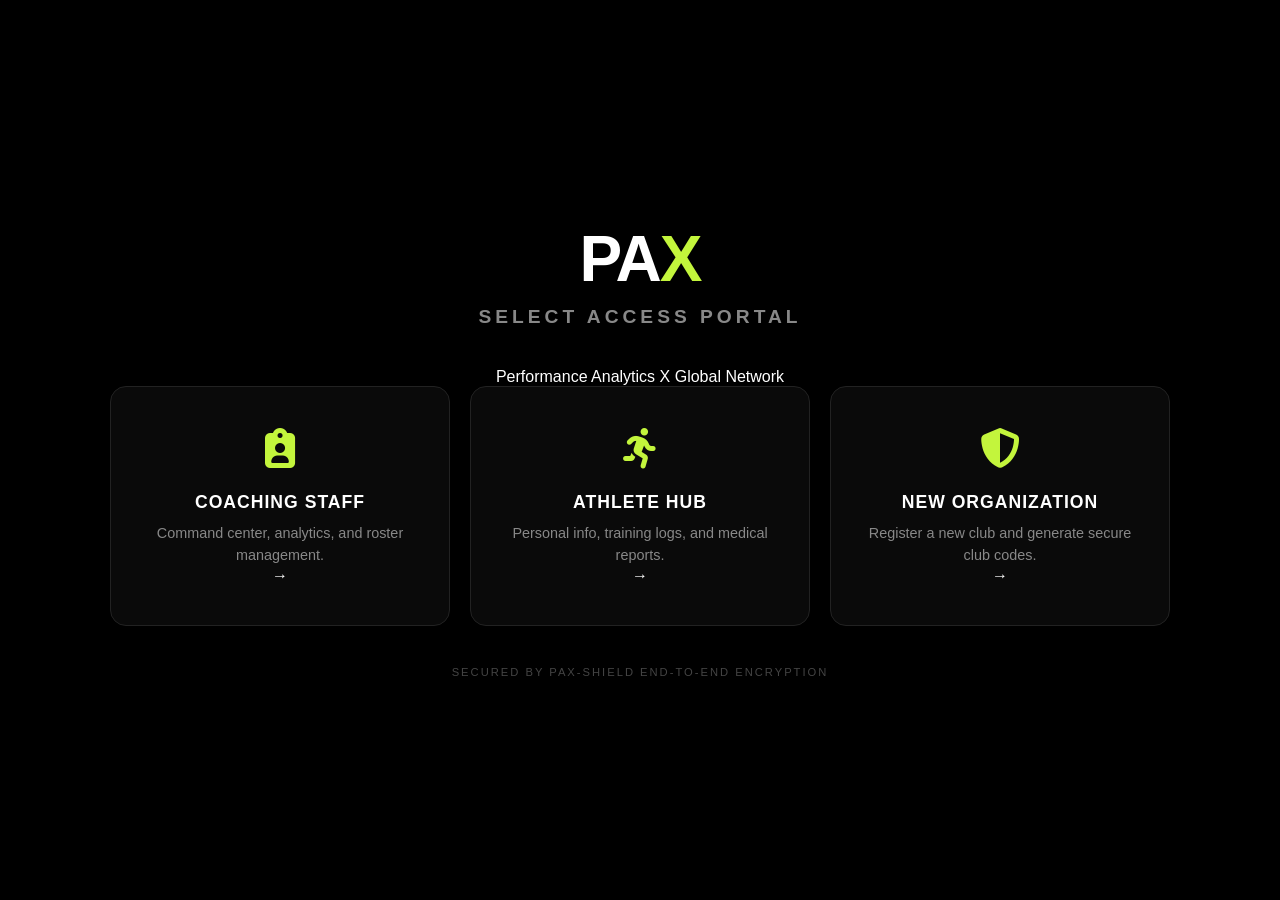
<file: BackUp2_5/index.html>
<!DOCTYPE html>
<html lang="en">
<head>
    <meta charset="UTF-8">
    <meta name="viewport" content="width=device-width, initial-scale=1.0">
    <title>PAX | Gateway</title>
    <link rel="stylesheet" href="selection_style.css">
    <link rel="stylesheet" href="https://cdnjs.cloudflare.com/ajax/libs/font-awesome/6.4.0/css/all.min.css">
</head>
<body>

    <div class="gateway-container">
        <header class="gateway-header">
            <div class="pax-logo">PA<span>X</span></div>
            <h1>SELECT ACCESS PORTAL</h1>
            <p>Performance Analytics X Global Network</p>
        </header>

        <div class="selection-grid">
            <a href="coach_login.html" class="portal-card coach">
                <div class="icon-box">
                    <i class="fa-solid fa-clipboard-user"></i>
                </div>
                <div class="card-content">
                    <h3>COACHING STAFF</h3>
                    <p>Command center, analytics, and roster management.</p>
                </div>
                <div class="arrow">→</div>
            </a>

            <a href="login.html" class="portal-card athlete">
                <div class="icon-box">
                    <i class="fa-solid fa-person-running"></i>
                </div>
                <div class="card-content">
                    <h3>ATHLETE HUB</h3>
                    <p>Personal info, training logs, and medical reports.</p>
                </div>
                <div class="arrow">→</div>
            </a>

            <a href="club_reg.html" class="portal-card club">
                <div class="icon-box">
                    <i class="fa-solid fa-shield-halved"></i>
                </div>
                <div class="card-content">
                    <h3>NEW ORGANIZATION</h3>
                    <p>Register a new club and generate secure club codes.</p>
                </div>
                <div class="arrow">→</div>
            </a>
        </div>

        <footer class="gateway-footer">
            <span>SECURED BY PAX-SHIELD END-TO-END ENCRYPTION</span>
        </div>
    </div>

</body>
</html>
</file>
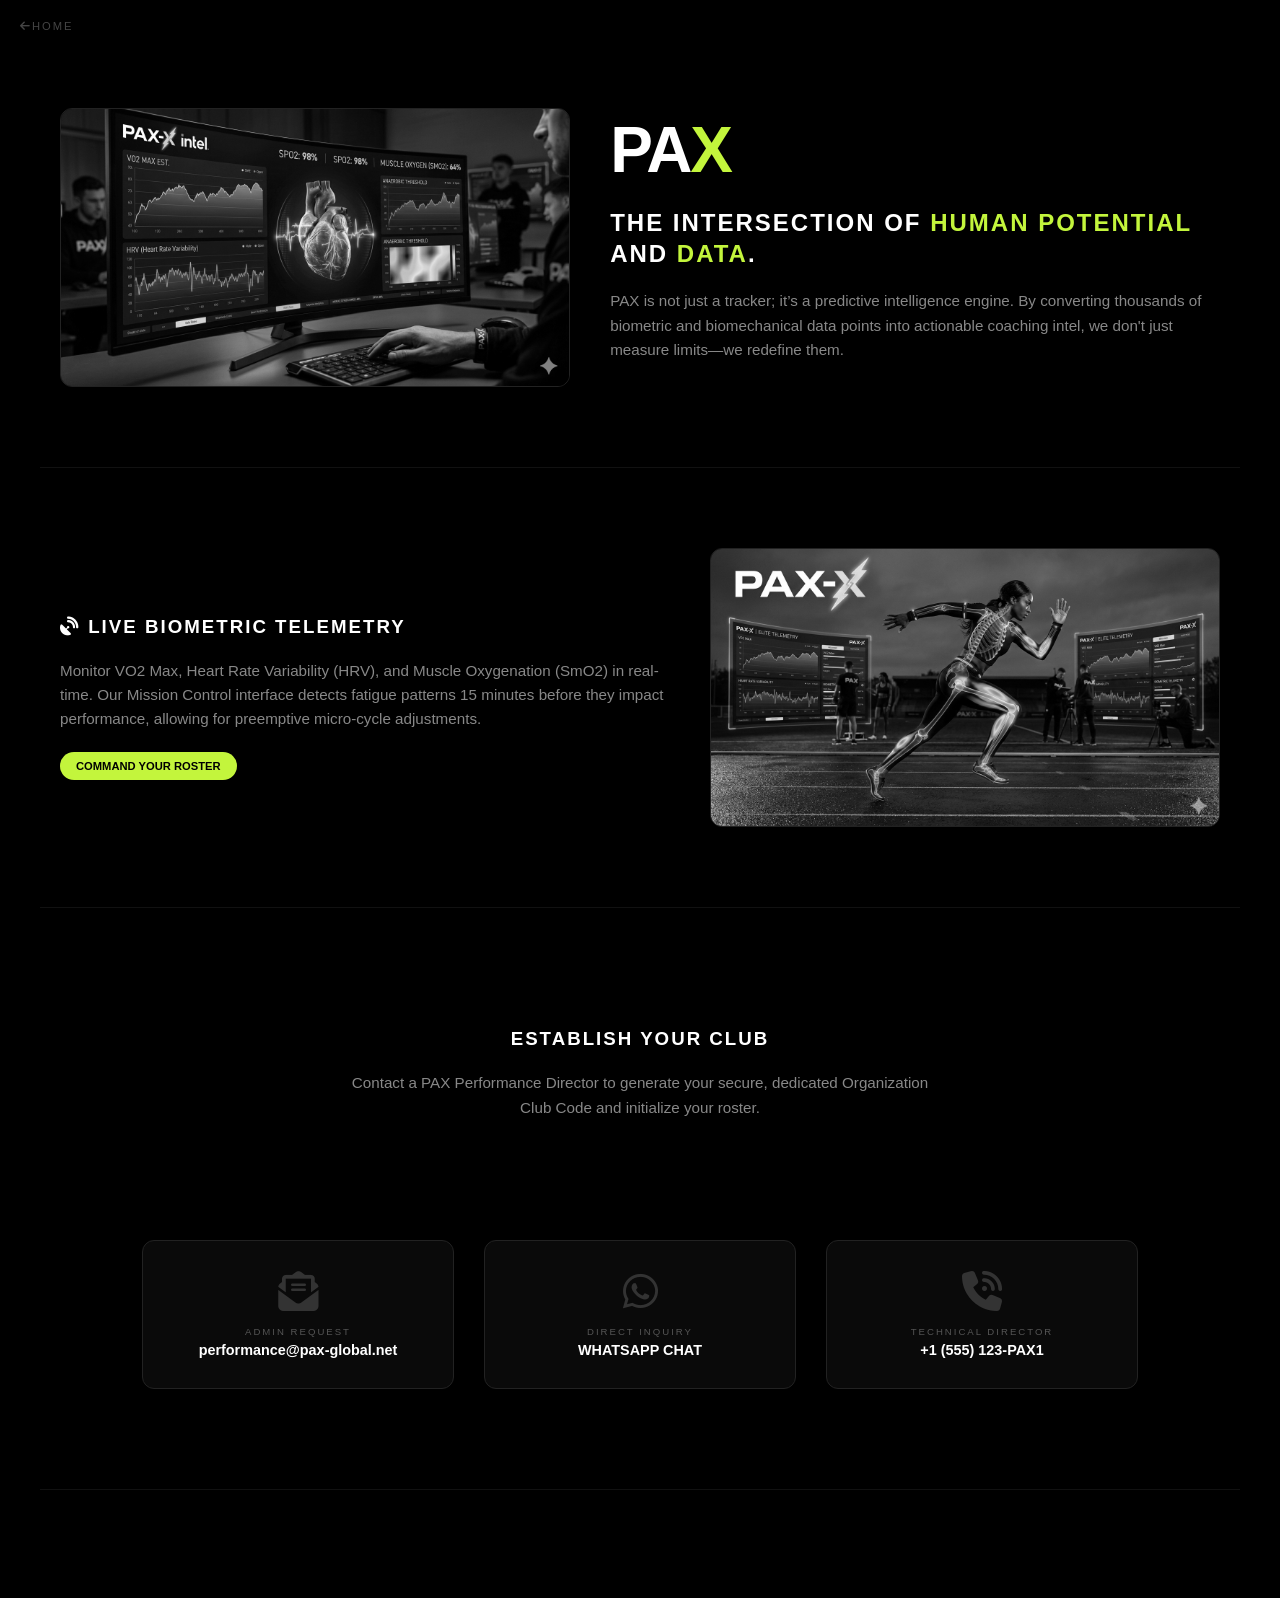
<file: BackUp2_5/club_reg.html>
<!DOCTYPE html>
<html lang="en">
<head>
    <meta charset="UTF-8">
    <meta name="viewport" content="width=device-width, initial-scale=1.0">
    <title>PAX | Beyond Performance</title>
    <link rel="stylesheet" href="club_reg_style.css">
    <link rel="stylesheet" href="https://cdnjs.cloudflare.com/ajax/libs/font-awesome/6.4.0/css/all.min.css">
</head>
<body class="info-page">

    <div class="info-wrapper">
        <a href="index.html" class="global-back-link"><i class="fa-solid fa-arrow-left"></i>HOME</a>

        <section class="info-hero">
            <div class="hero-image">
                <img src="generated_Image1.png" alt="PAX Elite Athlete Telemetry">
            </div>
            <div class="hero-text">
                <div class="pax-logo-lg">PA<span>X</span></div>
                <h2>THE INTERSECTION OF <span class="highlight">HUMAN POTENTIAL</span> AND <span class="highlight">DATA</span>.</h2>
                <p>PAX is not just a tracker; it’s a predictive intelligence engine. By converting thousands of biometric and biomechanical data points into actionable coaching intel, we don't just measure limits—we redefine them.</p>
            </div>
        </section>

        <section class="info-intel">
            <div class="intel-text">
                <h3><i class="fa-solid fa-satellite-dish"></i> LIVE BIOMETRIC TELEMETRY</h3>
                <p>Monitor VO2 Max, Heart Rate Variability (HRV), and Muscle Oxygenation (SmO2) in real-time. Our Mission Control interface detects fatigue patterns 15 minutes before they impact performance, allowing for preemptive micro-cycle adjustments.</p>
                <div class="intel-tag">COMMAND YOUR ROSTER</div>
            </div>
            <div class="intel-image">
                <img src="generated_Image2.png" alt="PAX Intel Dashboard">
            </div>
        </section>

        <section class="info-connect">
            <header class="connect-header">
                <h3>ESTABLISH YOUR CLUB</h3>
                <p>Contact a PAX Performance Director to generate your secure, dedicated Organization Club Code and initialize your roster.</p>
            </header>

            <div class="contact-methods">
                <a href="mailto:jessedaudathliza@gmail.com" class="c-link email">
                    <i class="fa-solid fa-envelope-open-text"></i>
                    <span>ADMIN REQUEST</span>
                    <strong>performance@pax-global.net</strong>
                </a>
                <a href="https://wa.me/08037947771" target="_blank" class="c-link whatsapp">
                    <i class="fa-brands fa-whatsapp"></i>
                    <span>DIRECT INQUIRY</span>
                    <strong>WHATSAPP CHAT</strong>
                </a>
                <div class="c-link phone">
                    <i class="fa-solid fa-phone-volume"></i>
                    <span>TECHNICAL DIRECTOR</span>
                    <strong>+1 (555) 123-PAX1</strong>
                </div>
            </div>
        </section>
    </div>

</body>
</html>
</file>
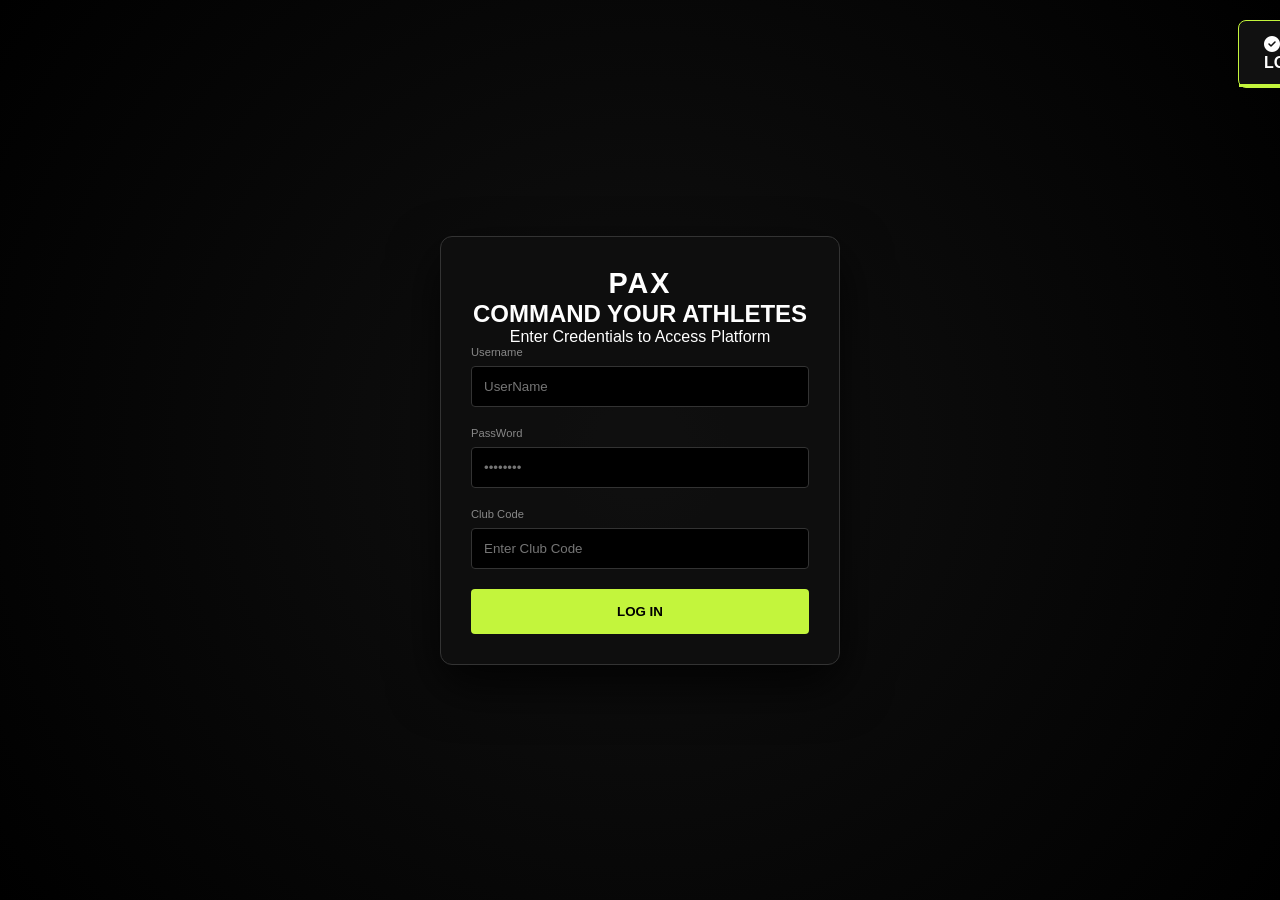
<file: BackUp2_5/coach_login.html>
<!DOCTYPE html>
<html lang="en">
<head>
    <meta charset="UTF-8">
    <meta name="viewport" content="width=device-width, initial-scale=1.0">
    <title>PAX | Coach Login</title>
    <link rel="stylesheet" href="coach_login_style.css">
    <link rel="stylesheet" href="https://cdnjs.cloudflare.com/ajax/libs/font-awesome/6.4.0/css/all.min.css">
</head>
<body class="login-page">

    <div class="login-container">
        <div class="login-logo">
            <span class="brand-text">PA<span class="xclass">X</span></span>
        </div>
        
        <div class="login-header">
            <h2>COMMAND YOUR ATHLETES</h2>
            <p>Enter Credentials to Access Platform</p>
        </div>

        <div id="errorMessage" class="error-box"></div>

        <form id="loginForm">
            <div class="input-group">
                <label>Username</label>
                <input type="text" id="coachId" placeholder="UserName" required>
            </div>
            <div class="input-group">
                <label>PassWord</label>
                <input type="password" id="password" placeholder="••••••••" required>
            </div>
            <div class="input-group">
                <label>Club Code</label>
                <input type="text" id="clubCode" placeholder="Enter Club Code" required>
            </div>
            <button type="submit" class="login-btn" id="loginBtn">LOG IN</button>
        </form>
    </div>

    <div id="successToast" class="notification">
        <div class="content">
            <i class="fa-solid fa-circle-check toast-icon"></i>
            <div class="toast-text">
                <strong>LOGIN SUCCESSFUL</strong>
                <span>Welcome back COACH JESSE</span>
            </div>
        </div>
        <div class="toast-progress"></div>
    </div>

    <script src="coach_login_script.js"></script>
</body>
</html>
</file>
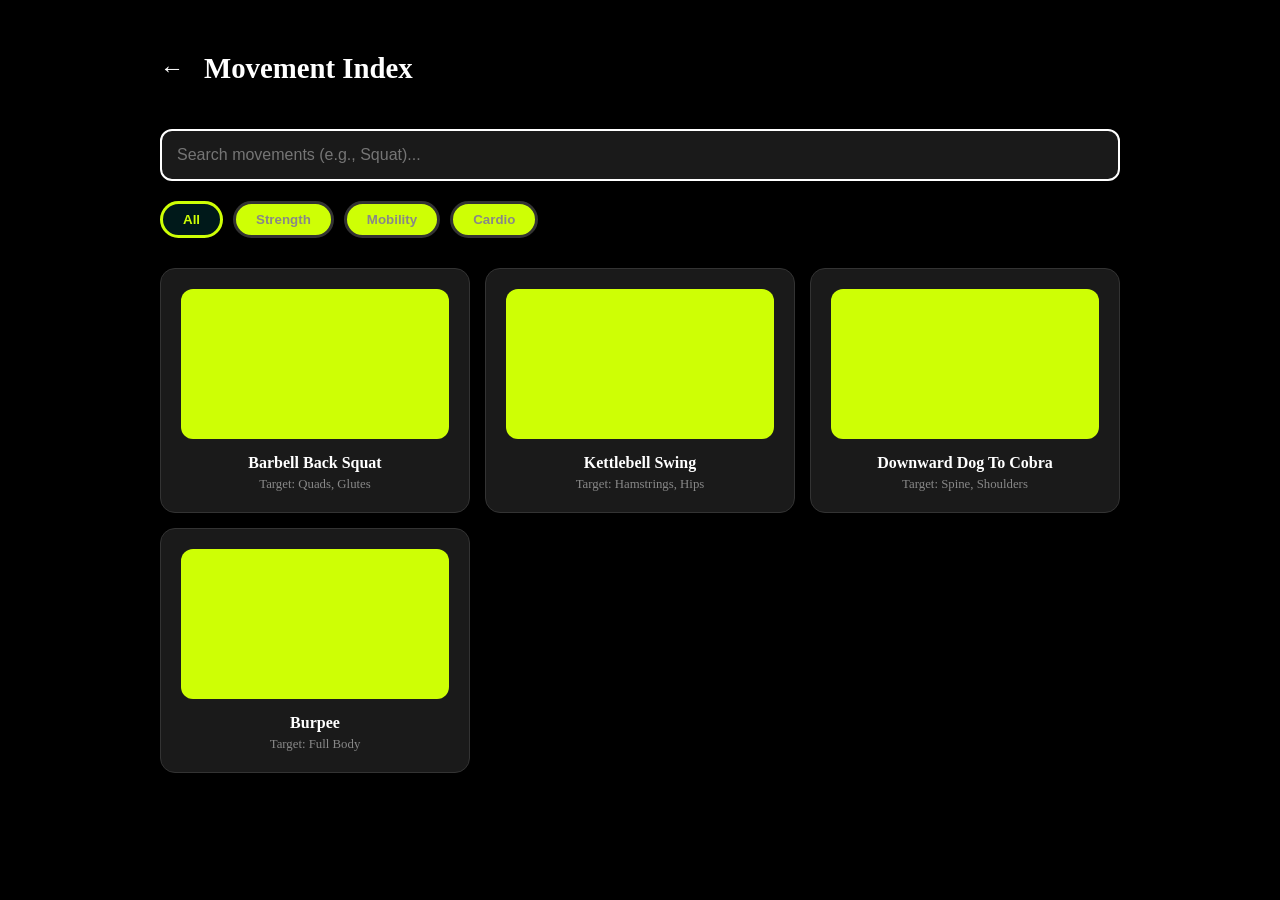
<file: BackUp2_5/exercise.html>
<!DOCTYPE html>
<html lang="en">
<head>
    <meta charset="UTF-8">
    <meta name="viewport" content="width=device-width, initial-scale=1.0">
    <title>PAX | Exercise Library</title>
    <link rel="stylesheet" href="exercise_style.css">
</head>
<body class="library-body">

    <div class="app-container">
        <header class="library-header">
            <a href="student.html" class="back-btn">←</a>
            <h2>Movement Index</h2>
        </header>

        <div class="search-container">
            <input type="text" id="exerciseSearch" placeholder="Search movements (e.g., Squat)..." onkeyup="searchExercises()">
        </div>

        <div class="filter-scroll">
            <button class="filter-btn active" onclick="filterCategory('all')">All</button>
            <button class="filter-btn" onclick="filterCategory('strength')">Strength</button>
            <button class="filter-btn" onclick="filterCategory('mobility')">Mobility</button>
            <button class="filter-btn" onclick="filterCategory('cardio')">Cardio</button>
        </div>

        <section class="exercise-list" id="exerciseContainer">
            </section>
    </div>

    <script src="exercise_script.js"></script>
</body>
</html>
</file>
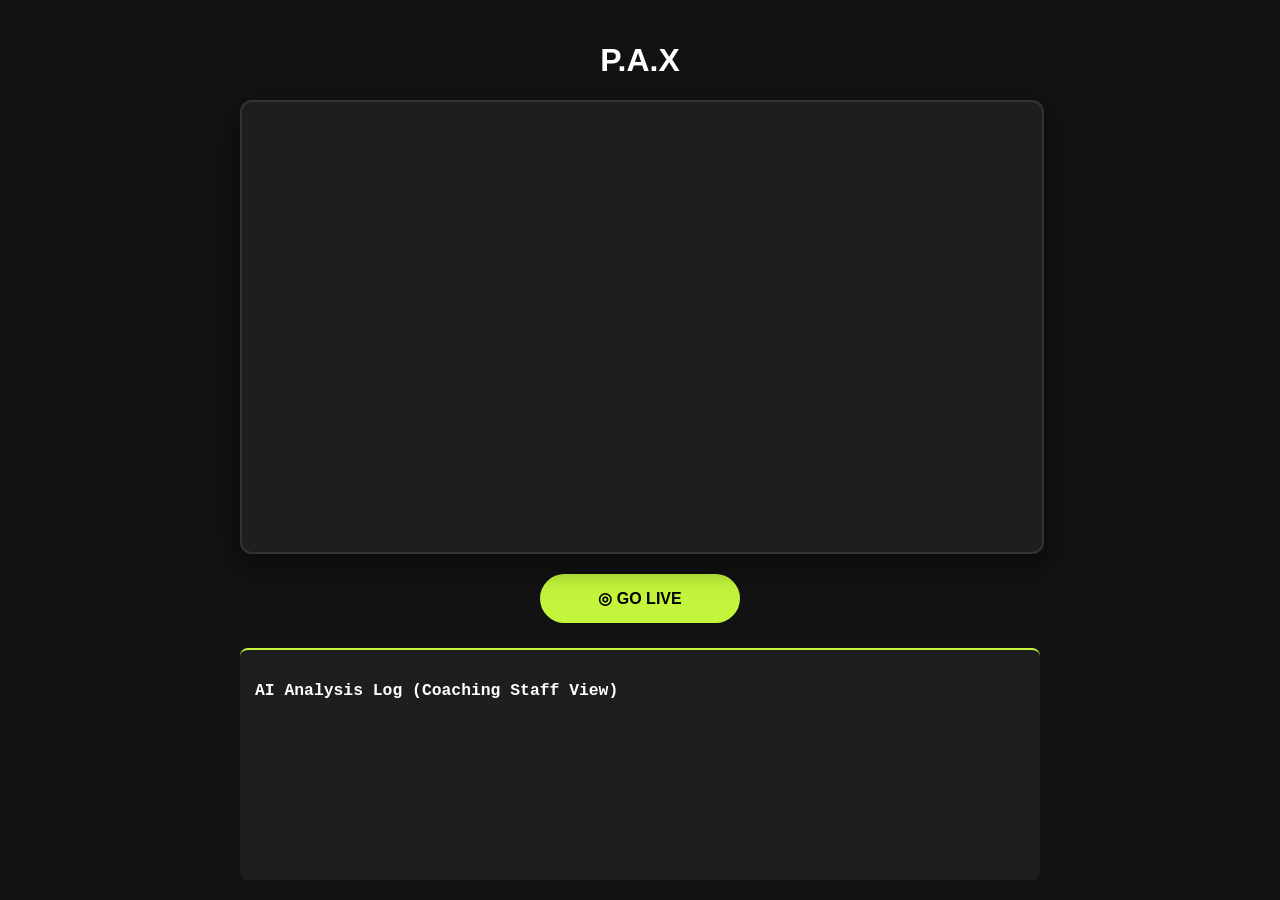
<file: BackUp2_5/go_live.html>
<!DOCTYPE html>
<html lang="en">
<head>
    <meta charset="UTF-8">
    <meta name="viewport" content="width=device-width, initial-scale=1.0">
    <title>Coach Live Stream</title>
    <link rel="stylesheet" href="gl_style.css">
</head>
<body>

    <div class="container">
        <h1>P.A.X </h1>
        
        <div class="video-wrapper">
            <video id="liveVideo" autoplay muted playsinline></video>
            <div id="statusIndicator" class="status hidden">🔴 LIVE ANALYSIS ACTIVE</div>
        </div>

        <div class="controls">
            <button id="goLiveBtn" class="btn start-btn">
                <span class="icon">◎</span> GO LIVE
            </button>
            <button id="stopBtn" class="btn stop-btn hidden">
                ■ END SESSION
            </button>
        </div>

        <div class="log-panel">
            <h3>AI Analysis Log (Coaching Staff View)</h3>
            <ul id="logList"></ul>
        </div>
    </div>

    <script src="gl_script.js"></script>
</body>
</file>
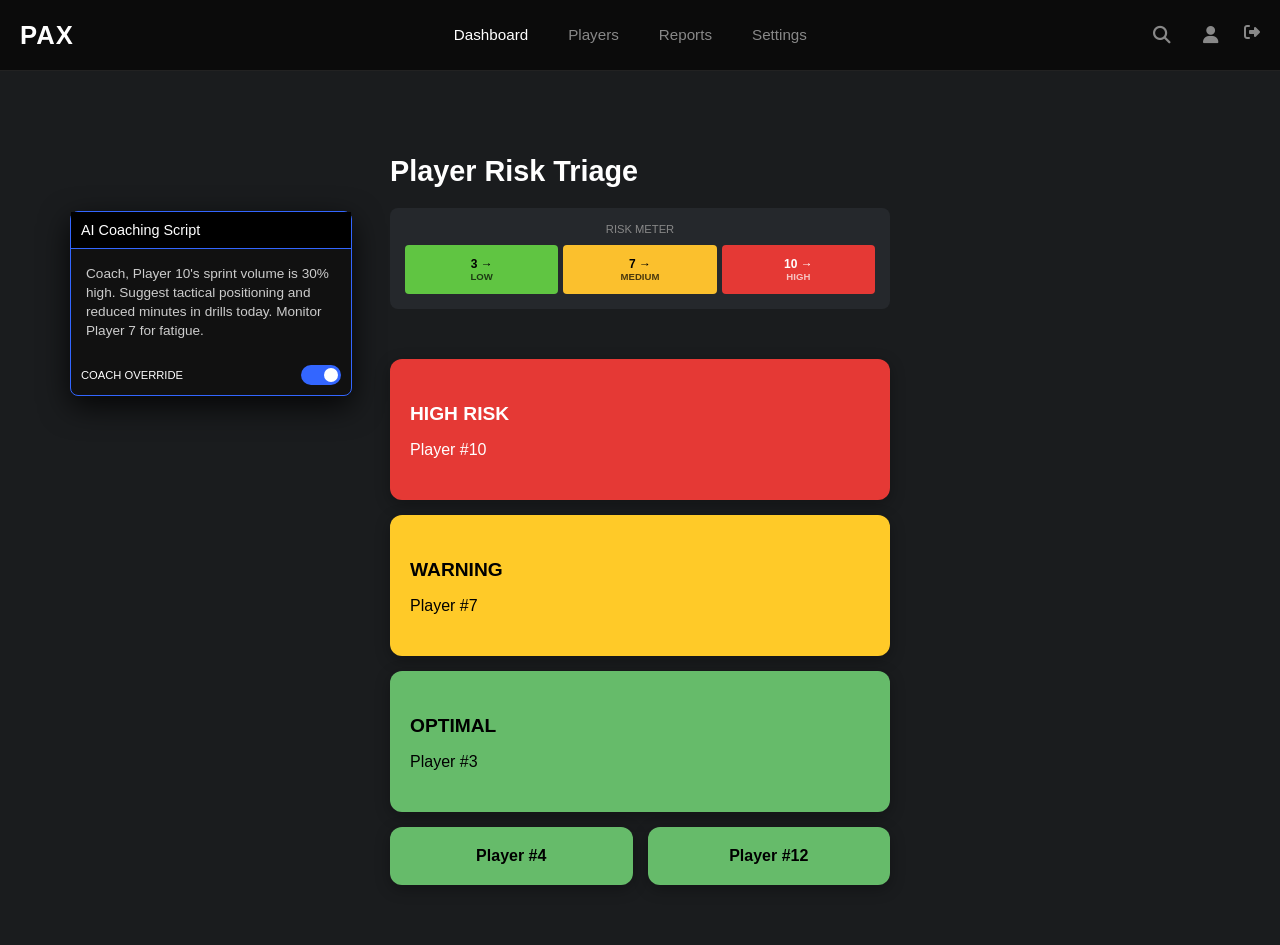
<file: BackUp2_5/injury.html>
<!DOCTYPE html>
<html lang="en">
<head>
    <meta charset="UTF-8">
    <meta name="viewport" content="width=device-width, initial-scale=1.0">
    <title>PAX | Injury Risk Triage</title>
    <link rel="stylesheet" href="i_style.css">
    <link rel="stylesheet" href="https://cdnjs.cloudflare.com/ajax/libs/font-awesome/6.4.0/css/all.min.css">
</head>
<body class="risk-page">

   <nav class="pax-navbar">
        <span class="brand-text">PAX</span>
    </div>

    <ul class="nav-menu">
        <li><a href="landing_page.html" class="nav-item active">Dashboard</a></li>
        <li><a href="injury.html" class="nav-item">Players</a></li>
        <li><a href="report.html" class="nav-item">Reports</a></li>
        <li><a href="settings.html" class="nav-item">Settings</a></li>
    </ul>

    <div class="nav-tools">
        <button class="tool-btn"><i class="fa-solid fa-magnifying-glass"></i></button>
        <button class="tool-btn"><i class="fa-solid fa-user"></i></button>
        <a href="Coach_Login.html" id="logoutBtn" class="logout-icon-btn">
            <i class="fa-solid fa-right-from-bracket"></i>
        </a>
    </div>
</nav>

    <main class="triage-container">
        <header class="triage-header">
            <h2>Player Risk Triage</h2>
            <div class="risk-meter-box">
                <span class="meter-label">RISK METER</span>
                <div class="meter-bars">
                    <div class="bar low">3 → <small>LOW</small></div>
                    <div class="bar med">7 → <small>MEDIUM</small></div>
                    <div class="bar high active">10 → <small>HIGH</small></div>
                </div>
            </div>
        </header>

        <section class="risk-list">
            <div class="risk-card high-bg">
                <h3>HIGH RISK</h3>
                <p>Player #10</p>
            </div>

            <div class="risk-card warn-bg">
                <h3>WARNING</h3>
                <p>Player #7</p>
            </div>

            <div class="risk-card optimal-bg">
                <h3>OPTIMAL</h3>
                <p>Player #3</p>
            </div>

            <div class="dual-cards">
                <div class="risk-card optimal-bg small">Player #4</div>
                <div class="risk-card optimal-bg small">Player #12</div>
            </div>
        </section>

        <aside class="ai-script-box">
            <div class="ai-script-header">AI Coaching Script</div>
            <div class="ai-script-body">
                Coach, Player 10's sprint volume is 30% high. Suggest tactical positioning and reduced minutes in drills today. Monitor Player 7 for fatigue.
            </div>
            <div class="ai-script-footer">
                <span>COACH OVERRIDE</span>
                <label class="switch">
                    <input type="checkbox" checked>
                    <span class="slider"></span>
                </label>
            </div>
        </aside>
    </main>

    <script src="i_script.js"></script>

</body>

</html>
</file>
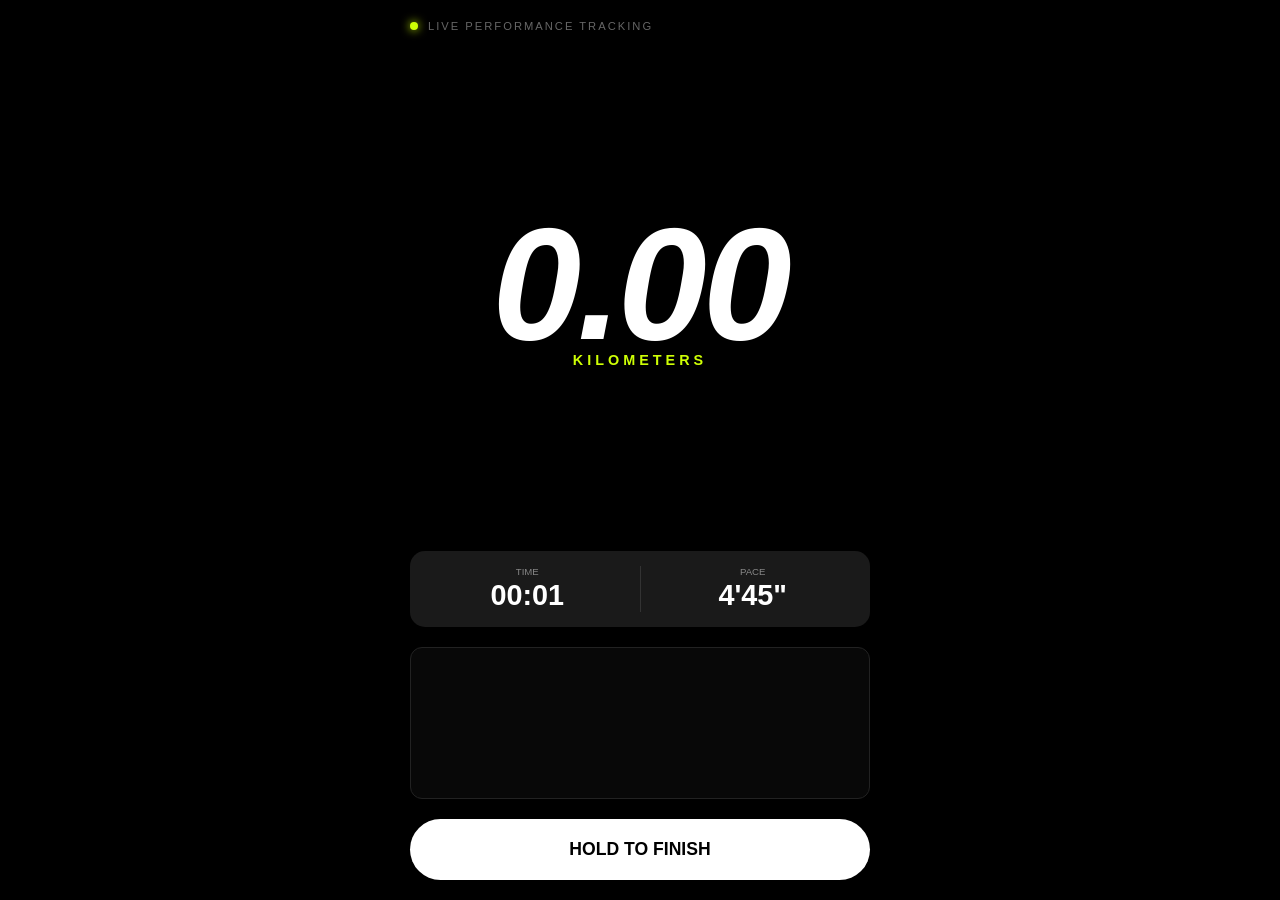
<file: BackUp2_5/jog_i.html>
<!DOCTYPE html>
<html lang="en">
<head>
    <meta charset="UTF-8">
    <meta name="viewport" content="width=device-width, initial-scale=1.0">
    <title>PAX | Pro Sprint</title>
    <link rel="stylesheet" href="jog_s.css">
</head>
<body class="pro-body">

    <div class="sprint-container">
        <header class="sprint-header">
            <div class="status-dot"></div>
            <span>LIVE PERFORMANCE TRACKING</span>
        </header>

        <section class="main-data">
            <h1 id="distance-display">0.00</h1>
            <label>KILOMETERS</label>
        </section>

        <section class="data-bar">
            <div class="data-point">
                <label>TIME</label>
                <div id="timer-display">00:00</div>
            </div>
            <div class="data-divider"></div>
            <div class="data-point">
                <label>PACE</label>
                <div id="pace-display">0'00"</div>
            </div>
        </section>

        <div class="map-strip">
            <canvas id="miniMap"></canvas>
        </div>

        <footer class="sprint-footer">
            <button class="stop-trigger" onmousedown="startHold()" onmouseup="cancelHold()">
                HOLD TO FINISH
            </button>
        </footer>

        <div id="summary-overlay" class="overlay">
            <div class="summary-content">
                <h3>SESSION COMPLETE</h3>
                <div class="big-score">92<span>/100</span></div>
                <p>EFFICIENCY SCORE</p>
                
                <div class="metric-grid">
                    <div class="m-box"><span>PEAK SPEED</span><strong id="peak-speed">--</strong></div>
                    <div class="m-box"><span>EST. CALS</span><strong id="calories">--</strong></div>
                </div>

                <div class="ai-coach">
                    <strong>NEXT TARGET:</strong>
                    <p id="target-msg">Calculating your recovery curve...</p>
                </div>

                <button class="done-btn" onclick="location.reload()">RESTART SPRINT</button>
                <button class="back-btn" onclick="location.student.html">BACK</button>
            </div>
        </div>
    </div>

    <script src="jog.js"></script>
</body>
</html>
</file>
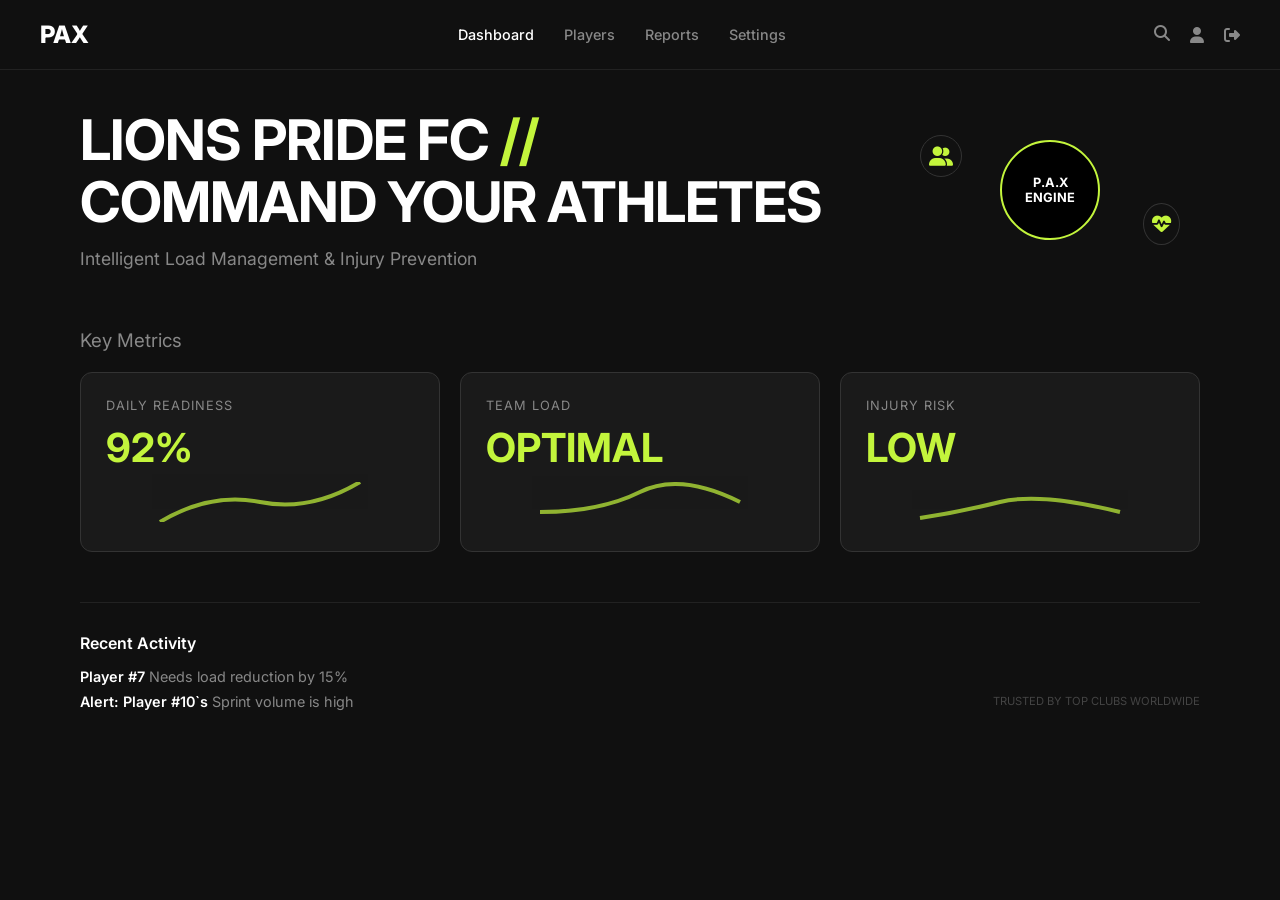
<file: BackUp2_5/landing_page.html>
<!DOCTYPE html>
<html lang="en">
<head>
    <meta charset="UTF-8">
    <meta name="viewport" content="width=device-width, initial-scale=1.0">
    <title>PAX - Lions Pride FC Dashboard</title>
    <link rel="stylesheet" href="l_pstyle.css">
    <link href="https://fonts.googleapis.com/css2?family=Inter:wght@300;400;600;800&display=swap" rel="stylesheet">
    <link rel="stylesheet" href="https://cdnjs.cloudflare.com/ajax/libs/font-awesome/6.4.0/css/all.min.css">
</head>
<body>
    <nav class="navbar">
        <div class="logo-container">
            <span class="brand-name">PAX</span>
        </div>
        <ul class="nav-links">
            <a href="landing_page.html" class="random"><li class="active">Dashboard</li></a>
            <a href="injury.html" class="random"><li>Players</li></a>
            <a href="report.html" class="random"><li>Reports</li></a>
            <a href="" class="random"><li>Settings</li></a>
        </ul>
        <div class="nav-actions">
            <i class="fa-solid fa-magnifying-glass"></i>
            <div class="user-profile-container">
                <i class="fa-solid fa-user" id="userBtn"></i>
                <span class="notification-badge"></span>
            </div>
            <a href="coach_login.html" id="logoutBtn" class="logout-icon-btn">
                <i class="fa-solid fa-right-from-bracket"></i>
            </a>
            
        </div>
    </nav>

    <main class="dashboard-container">
        <section class="hero">
            <div class="hero-text">
                <h1>LIONS PRIDE FC <span class="accent">//</span><br>COMMAND YOUR ATHLETES</h1>
                <p class="subtitle">Intelligent Load Management & Injury Prevention</p>
            </div>
            
            <div class="ai-visual">
                <div class="connection-line"></div>
                <a href="chat_box.html" class="ai-circle">
                    <span>P.A.X<br>ENGINE</span>
                    <div class="pulse-ring"></div>
                </a>
                <div class="data-node node-1"><i class="fa-solid fa-user-group"></i></div>
                <div class="data-node node-2"><i class="fa-solid fa-heart-pulse"></i></div>
            </div>
        </section>

        <h3 class="section-title">Key Metrics</h3>
        <section class="metrics-grid">
            <a href="report.html" class="random">
                <div class="card metric-card">
                <div class="card-header">DAILY READINESS</div>
                <div class="card-value">92%</div>
                <svg class="mini-chart" viewBox="0 0 100 20">
                    <path d="M0,20 Q25,5 50,10 T100,0" fill="none" stroke="#C3F53C" stroke-width="2"/>
                </svg>
            </div>
            </a>

            <a href="" class="random">
                <div class="card metric-card">
                    <div class="card-header">TEAM LOAD</div>
                    <div class="card-value">OPTIMAL</div>
                    <svg class="mini-chart" viewBox="0 0 100 20">
                        <path d="M0,15 Q30,15 50,5 T100,10" fill="none" stroke="#C3F53C" stroke-width="2"/>
                    </svg>
                </div>
            </a>

            <a href="injury.html" class="random">
                <div class="card metric-card">
                    <div class="card-header">INJURY RISK</div>
                    <div class="card-value">LOW</div>
                    <svg class="mini-chart" viewBox="0 0 100 20">
                        <path d="M0,18 Q20,15 40,10 T100,15" fill="none" stroke="#C3F53C" stroke-width="2"/>
                    </svg>
                </div>
            </a>
        </section>

        <section class="bottom-panel">
            <div class="activity-log">
                <h4>Recent Activity</h4>
                <p><span class="highlight-text">Player #7</span> Needs load reduction by 15%</p>
                <p><span class="highlight-text">Alert: Player #10`s</span> Sprint volume is high</p>
            </div>
            <div class="action-area">
                <p class="small-text">Trusted by top clubs worldwide</p>
            </div>
        </section>
    </main>
    
    <script src="l_pscript.js"></script>
</body>
</html>
</file>
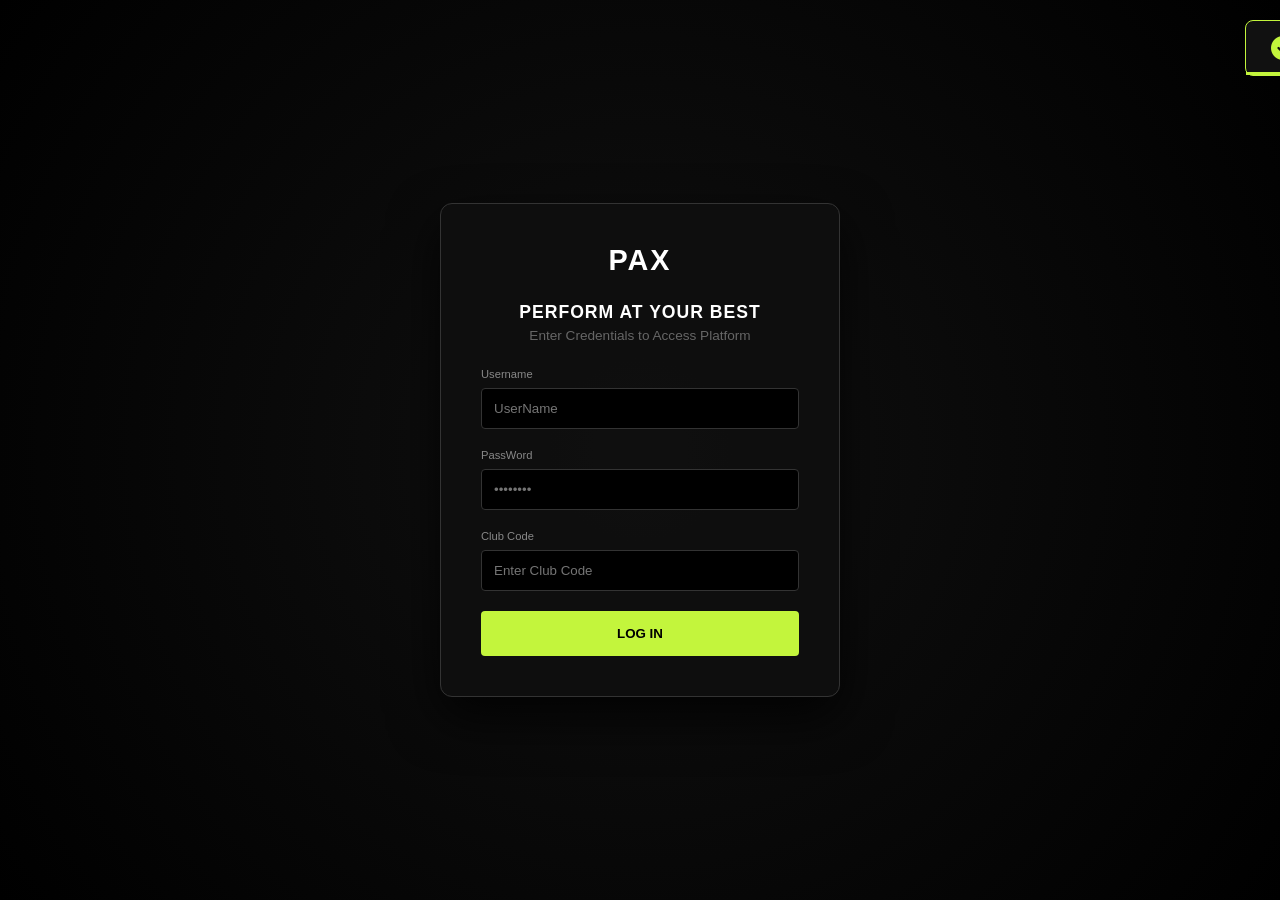
<file: BackUp2_5/login.html>
<!DOCTYPE html>
<html lang="en">
<head>
    <meta charset="UTF-8">
    <meta name="viewport" content="width=device-width, initial-scale=1.0">
    <title>PAX | Student Login</title>
    <link rel="stylesheet" href="login_style.css">
    <link rel="stylesheet" href="https://cdnjs.cloudflare.com/ajax/libs/font-awesome/6.4.0/css/all.min.css">
</head>
<body class="login-page">

    <div class="login-container">
        <div class="login-logo">
            <span class="brand-text">PAX</span>
        </div>
        
        <div class="login-header">
            <h2>PERFORM AT YOUR BEST</h2>
            <p>Enter Credentials to Access Platform</p>
        </div>

        <div id="errorMessage" class="error-box"></div>

        <form id="loginForm">
            <div class="input-group">
                <label>Username</label>
                <input type="text" id="coachId" placeholder="UserName" required>
            </div>
            <div class="input-group">
                <label>PassWord</label>
                <input type="password" id="password" placeholder="••••••••" required>
            </div>
            <div class="input-group">
                <label>Club Code</label>
                <input type="text" id="clubCode" placeholder="Enter Club Code" required>
            </div>
            <button type="submit" class="login-btn" id="loginBtn">LOG IN</button>
        </form>
    </div>

    <div id="successToast" class="notification">
        <div class="content">
            <i class="fa-solid fa-circle-check toast-icon"></i>
            <div class="toast-text">
                <strong>LOGIN SUCCESSFUL</strong>
                <span>Welcome back THORNE</span>
            </div>
        </div>
        <div class="toast-progress"></div>
    </div>

    <script src="login_script.js"></script>
</body>
</html>
</file>
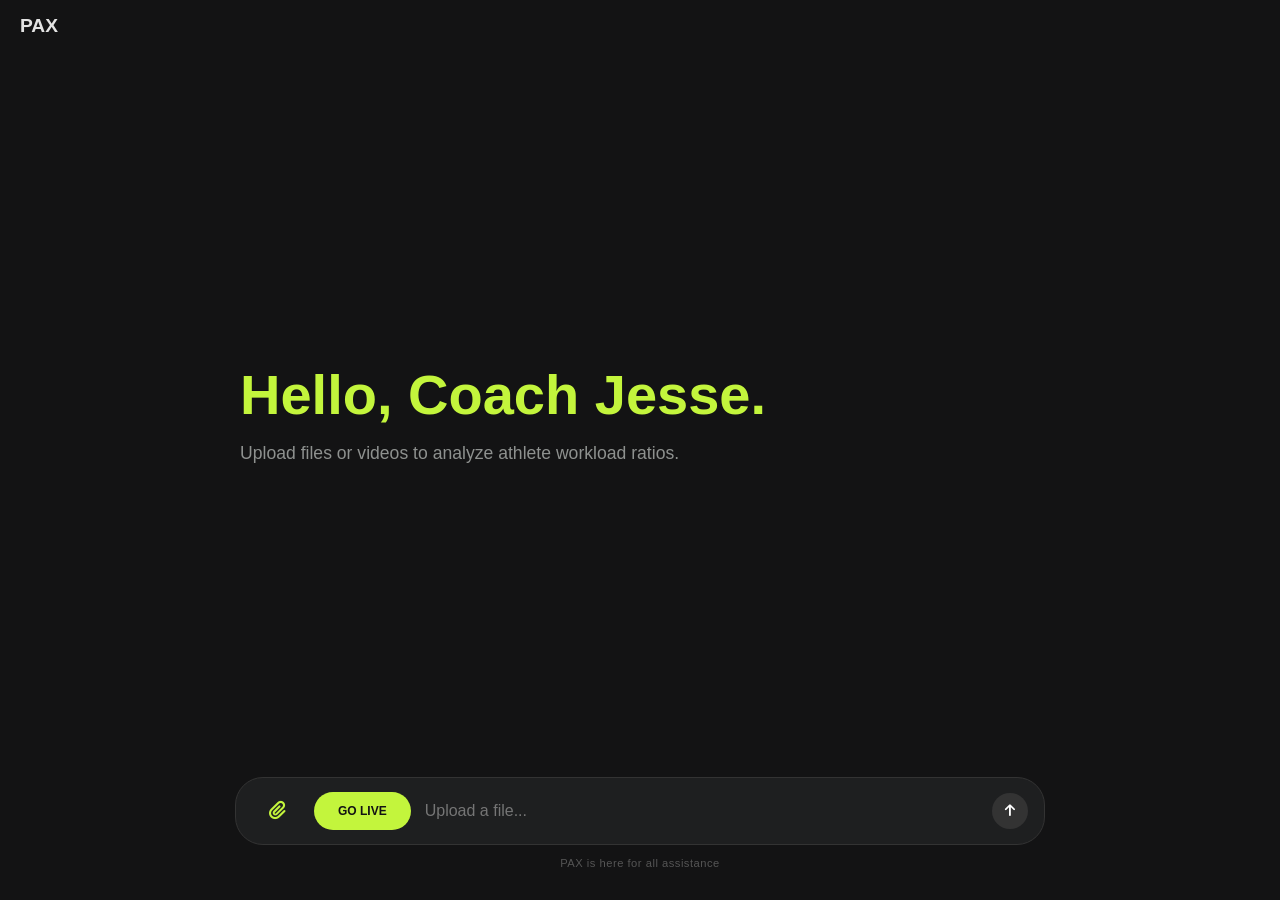
<file: BackUp2_5/manual.html>
<!DOCTYPE html>
<html lang="en">
<head>
    <meta charset="UTF-8">
    <meta name="viewport" content="width=device-width, initial-scale=1.0">
    <title>PAX | AI Command Center</title>
    <link rel="stylesheet" href="m_style.css">
    <link rel="stylesheet" href="https://cdnjs.cloudflare.com/ajax/libs/font-awesome/6.4.0/css/all.min.css">
</head>
<body>
    <main class="ai-content">
        <header class="ai-header">
            <div class="pax-logo">PAX</div>
        </header>
        
        <div class="chat-container">
            <div class="welcome-section" id="welcomeSection">
                <h1>Hello, Coach Jesse.</h1>
                <p>Upload files or videos to analyze athlete workload ratios.</p>
            </div>

                <div id="analysisOutput" class="analysis-output" style="display: none;">
                    </div>
            </div>

            <div class="input-area">
                <div class="input-wrapper">
                    <input type="file" id="aiFileInput" hidden accept="video/*, .csv, .pdf, .xlsx">
                    <button class="upload-trigger" onclick="document.getElementById('aiFileInput').click()">
                        <i class="fa-solid fa-paperclip"></i>
                    </button>
                    <a href="go_live.html" class="pax-button">GO LIVE</a>

<style>
.pax-button {
    display: inline-block;
    padding: 12px 24px;
    background-color: #C3F53C;
    color: #131314;
    text-decoration: none;
    border-radius: 50px;
    font-weight: bold;
    font-family: sans-serif;
    transition: 0.3s;
}

.pax-button:hover {
    background-color: #a8d430;
    transform: translateY(-2px);
}
</style>
                    <input type="text" id="aiInputText" placeholder="Upload a file...">
                    <button class="send-btn" id="analyzeBtn"><i class="fa-solid fa-arrow-up"></i></button>
                </div>
                <p class="disclaimer">PAX is here for all assistance</p>
            </div>
        </main>
    </div>

    <div id="aiProcessing" class="ai-processing-overlay" style="display: none;">
        <div class="dna-spinner"></div>
        <p>ANALYSING...</p>
    </div>

    <script src="m_script.js"></script>
</body>
</file>
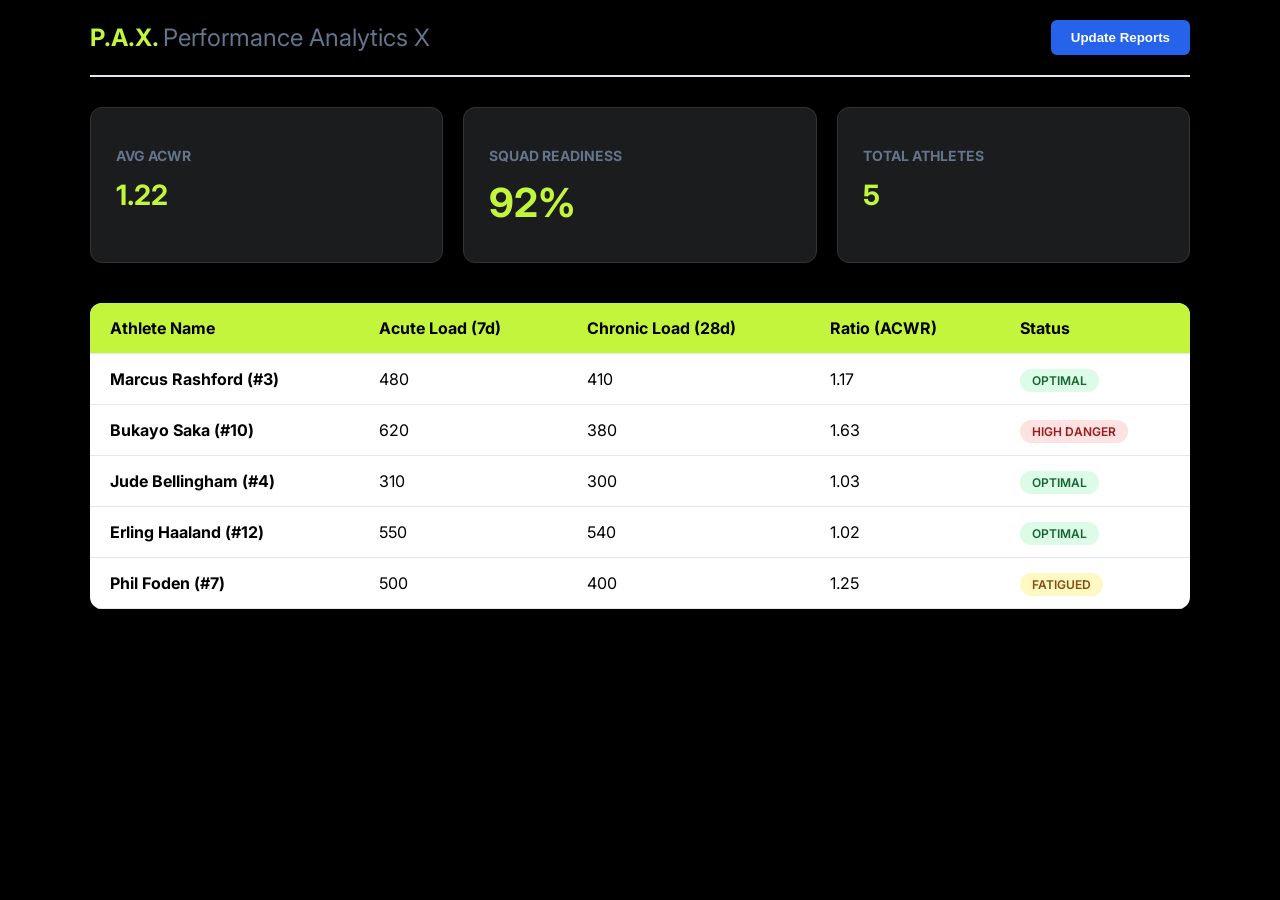
<file: BackUp2_5/report.html>
<!DOCTYPE html>
<html lang="en">
<head>
    <meta charset="UTF-8">
    <meta name="viewport" content="width=device-width, initial-scale=1.0">
    <link rel="stylesheet" href="r_style.css">
    <title>P.A.X. | Performance Analytics Reports</title>
    <link href="https://fonts.googleapis.com/css2?family=Inter:wght@400;600;700&display=swap" rel="stylesheet">
</head>
<body>

    <div class="container">
        <header>
            <div class="logo-area">
                <h1>P.A.X. <span>Performance Analytics X</span></h1>
            </div>
            <a href="manual.html"><button class="btn" onclick="refreshData()">Update Reports</button></a>
        </header>

        <div class="kpi-wrapper">
            <div class="card">
                <h3>Avg ACWR</h3>
                <div class="value" id="stat-acwr">1.10</div>
            </div>
            <div class="card">
                <h3>Squad Readiness</h3>
                <div class="card-value">92%</div>
            </div>
            <div class="card">
                <h3>Total Athletes</h3>
                <div class="value" id="stat-count">0</div>
            </div>
        </div>

        <div class="report-section">
            <div class="table-container">
                <table>
                    <thead>
                        <tr>
                            <th>Athlete Name</th>
                            <th>Acute Load (7d)</th>
                            <th>Chronic Load (28d)</th>
                            <th>Ratio (ACWR)</th>
                            <th>Status</th>
                        </tr>
                    </thead>
                    <tbody id="athlete-table-body">

                    </tbody>
                </table>
            </div>
        </div>

    <script src="r_script.js"></script>

</body>
</file>
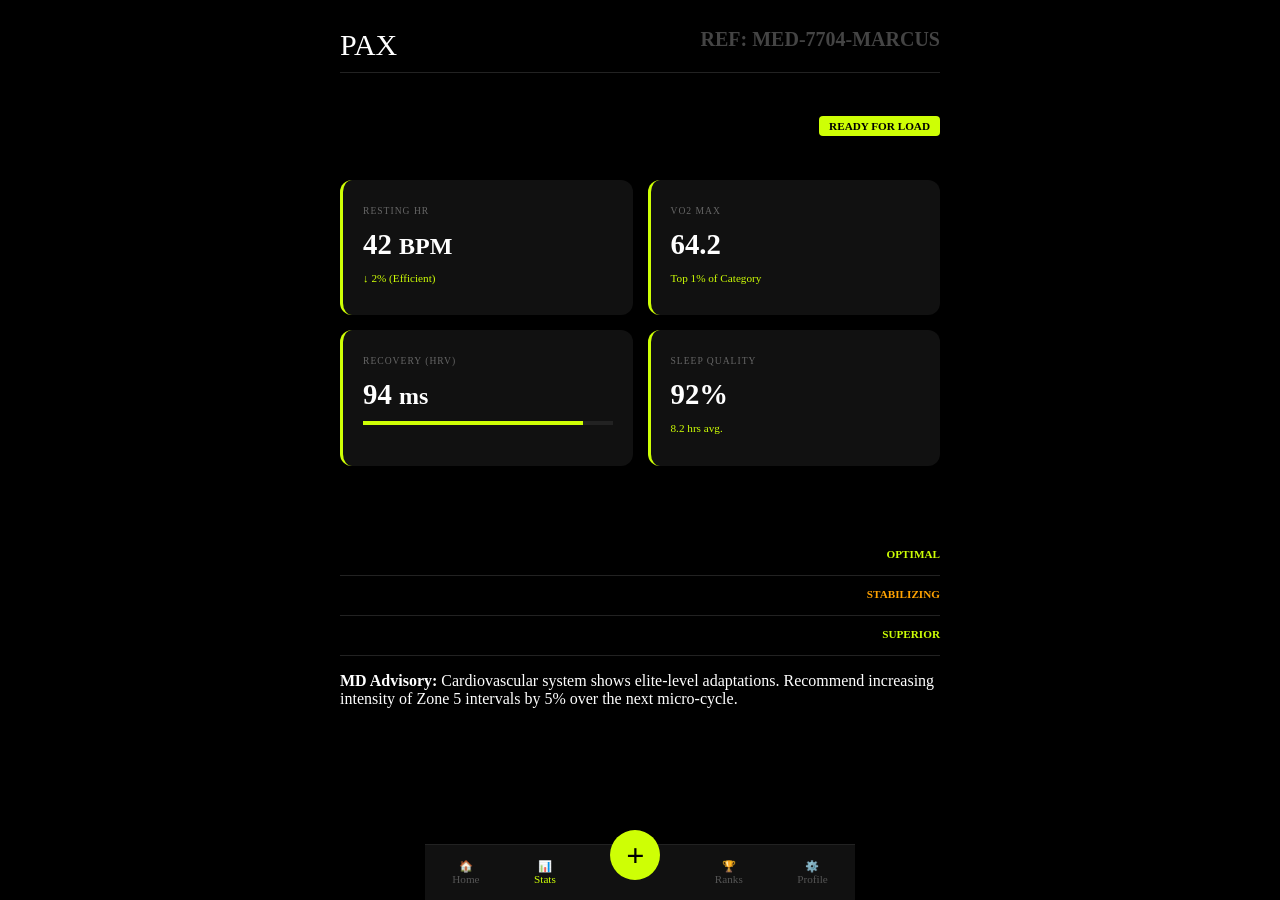
<file: BackUp2_5/stat.html>
<!DOCTYPE html>
<html lang="en">
<head>
    <meta charset="UTF-8">
    <meta name="viewport" content="width=device-width, initial-scale=1.0">
    <title>PAX | Medical Intelligence</title>
    <link rel="stylesheet" href="stat_script.css">
</head>
<body class="pro-body">

    <div class="report-container">
        <header class="report-header">
            <div class="brand">PAX</div>
            <div class="report-id">REF: MED-7704-MARCUS</div>
        </header>

        <section class="athlete-id-bar">
            <h2>MARCUS THORNE</h2>
            <span class="clearance-tag">READY FOR LOAD</span>
        </section>

        <div class="medical-grid">
            <div class="med-card">
                <label>RESTING HR</label>
                <div class="value">42 <small>BPM</small></div>
                <p class="trend pos">↓ 2% (Efficient)</p>
            </div>
            <div class="med-card">
                <label>VO2 MAX</label>
                <div class="value">64.2</div>
                <p class="trend">Top 1% of Category</p>
            </div>
            <div class="med-card">
                <label>RECOVERY (HRV)</label>
                <div class="value">88 <small>ms</small></div>
                <div class="progress-bar"><div class="fill" style="width: 88%;"></div></div>
            </div>
            <div class="med-card">
                <label>SLEEP QUALITY</label>
                <div class="value">92%</div>
                <p class="trend">8.2 hrs avg.</p>
            </div>
        </div>

        <section class="biometric-analysis">
            <h3>BIOMETRIC ANALYSIS</h3>
            <div class="analysis-row">
                <span>Metabolic Efficiency</span>
                <div class="status-bar high">OPTIMAL</div>
            </div>
            <div class="analysis-row">
                <span>Muscle Oxygenation (SmO2)</span>
                <div class="status-bar mid">STABILIZING</div>
            </div>
            <div class="analysis-row">
                <span>Anaerobic Threshold</span>
                <div class="status-bar high">SUPERIOR</div>
            </div>
        </section>

        <footer class="medical-footer">
            <p><strong>MD Advisory:</strong> Cardiovascular system shows elite-level adaptations. Recommend increasing intensity of Zone 5 intervals by 5% over the next micro-cycle.</p>
        </footer>
    </div>

    <nav class="bottom-nav">
        <a href="student.html" class="nav-item">🏠<span>Home</span></a>
        <a href="stat.html" class="nav-item active">📊<span>Stats</span></a>
        <a href="#" class="nav-item plus-btn">+</a>
        <a href="#" class="nav-item">🏆<span>Ranks</span></a>
        <a href="#" class="nav-item">⚙️<span>Profile</span></a>
    </nav>

    <script src="stat_style.js"></script>
</body>
</html>
</file>
<file: BackUp2_5/selection_style.css>
* {
    margin: 0;
    padding: 0;
    box-sizing: border-box;
    font-family: 'Inter', sans-serif;
}

body {
    background: #000;
    color: white;
    height: 100vh;
    display: flex;
    justify-content: center;
    align-items: center;
    overflow: hidden;
}

.gateway-container {
    width: 100%;
    max-width: 1000px;
    padding: 20px;
    text-align: center;
}

.pax-logo {
    font-size: 3rem;
    font-weight: 900;
    letter-spacing: -2px;
    margin-bottom: 10px;
}

.pax-logo span { color: #C3F53C; }

.gateway-header h1 {
    font-size: 1.2rem;
    letter-spacing: 4px;
    color: #888;
    margin-bottom: 40px;
}

/* Selection Grid */
.selection-grid {
    display: grid;
    grid-template-columns: repeat(auto-fit, minmax(280px, 1fr));
    gap: 20px;
}

.portal-card {
    background: #0a0a0a;
    border: 1px solid #222;
    padding: 30px;
    border-radius: 16px;
    text-decoration: none;
    color: white;
    display: flex;
    flex-direction: column;
    align-items: center;
    transition: all 0.4s cubic-bezier(0.175, 0.885, 0.32, 1.275);
    position: relative;
    overflow: hidden;
}

/* Icon Styling */
.icon-box {
    font-size: 2.5rem;
    margin-bottom: 20px;
    color: #555;
    transition: 0.3s;
}

.portal-card h3 {
    font-size: 1.1rem;
}

* {
    margin: 0;
    padding: 0;
    box-sizing: border-box;
    font-family: 'Inter', sans-serif;
}

body {
    background: #000;
    color: white;
    min-height: 100vh; /* Changed from height to min-height */
    display: flex;
    justify-content: center;
    align-items: center;
    overflow-x: hidden; /* Prevent horizontal scroll */
    padding: 40px 0; /* Add space for mobile scrolling */
}

.gateway-container {
    width: 100%;
    max-width: 1100px;
    padding: 20px;
    text-align: center;
}

/* Header Responsiveness */
.pax-logo {
    font-size: clamp(2.5rem, 8vw, 4rem); /* Fluid logo size */
    font-weight: 900;
    letter-spacing: -2px;
    margin-bottom: 10px;
}

.pax-logo span { color: #C3F53C; }

.gateway-header h1 {
    font-size: clamp(0.9rem, 4vw, 1.2rem);
    letter-spacing: 4px;
    color: #888;
    margin-bottom: 40px;
}

/* Selection Grid - Using Grid for layout */
.selection-grid {
    display: grid;
    /* This automatically switches from 1 to 3 columns based on space */
    grid-template-columns: repeat(auto-fit, minmax(280px, 1fr));
    gap: 20px;
    margin-bottom: 40px;
}

.portal-card {
    background: #0a0a0a;
    border: 1px solid #222;
    padding: 40px 30px;
    border-radius: 16px;
    text-decoration: none;
    color: white;
    display: flex;
    flex-direction: column;
    align-items: center;
    transition: all 0.3s ease;
    position: relative;
}

/* Interactive States */
.portal-card:hover {
    border-color: #C3F53C;
    background: #111;
    transform: translateY(-5px);
}

.icon-box {
    font-size: 2.5rem;
    margin-bottom: 20px;
    color: #C3F53C; /* Branded color */
    transition: 0.3s;
}

.card-content h3 {
    margin-bottom: 10px;
    letter-spacing: 1px;
}

.card-content p {
    color: #888;
    font-size: 0.9rem;
    line-height: 1.5;
}

/* Footer Styling */
.gateway-footer {
    font-size: 0.7rem;
    color: #444;
    letter-spacing: 2px;
    margin-top: 20px;
}

/* --- MEDIA QUERIES --- */

@media (max-width: 768px) {
    .selection-grid {
        grid-template-columns: 1fr; /* Force single column on smaller tablets */
        max-width: 400px;
        margin-left: auto;
        margin-right: auto;
    }
    
    .portal-card {
        padding: 30px 20px;
    }
}

@media (max-width: 480px) {
    .gateway-container {
        padding: 10px;
    }
    
    .gateway-header h1 {
        letter-spacing: 2px;
    }
}
</file>
<file: BackUp2_5/club_reg_style.css>
/* --- PAX INFO PAGE (pax-info.html) --- */
.info-page {
    background: #000;
    color: white;
    font-family: 'Inter', sans-serif;
    display: block;
    overflow-y: scroll;
}

.info-wrapper {
    max-width: 1200px;
    margin: 0 auto;
    padding: 20px 0 100px;
}

.global-back-link {
    position: fixed; top: 20px; left: 20px;
    color: #444; text-decoration: none; font-size: 0.7rem;
    letter-spacing: 2px; z-index: 1000; transition: 0.3s;
}
.global-back-link:hover { color: #C3F53C; }

.pax-logo-lg { font-size: 4rem; font-weight: 900; color: white; letter-spacing: -2px; margin-bottom: 10px; }
.pax-logo-lg span { color: #C3F53C; }

.highlight { color: #C3F53C; font-weight: bold; }

/* Section Layouts */
section {
    display: flex;
    align-items: center;
    gap: 40px;
    padding: 80px 20px;
    border-bottom: 1px solid #111;
}

section h2, section h3 { text-transform: uppercase; letter-spacing: 2px; line-height: 1.3; }
section p { color: #888; font-size: 0.95rem; line-height: 1.6; margin: 20px 0; }

/* Image handling */
.hero-image, .intel-image {
    flex: 1;
    border-radius: 12px;
    overflow: hidden;
    border: 1px solid #222;
}

section img {
    width: 100%;
    height: auto;
    display: block;
    filter: grayscale(100%);
    transition: 0.5s;
}

section:hover img { filter: grayscale(0%); transform: scale(1.03); }

/* Text Sections */
.hero-text, .intel-text { flex: 1.2; }

.intel-tag {
    display: inline-block;
    background: #C3F53C;
    color: black;
    padding: 8px 16px;
    font-weight: 800;
    font-size: 0.7rem;
    border-radius: 20px;
}

/* Connect Section */
.info-connect {
    flex-direction: column;
    text-align: center;
    padding: 100px 20px;
}

.connect-header { margin-bottom: 60px; max-width: 600px; }

.contact-methods {
    display: flex;
    justify-content: center;
    gap: 30px;
    flex-wrap: wrap;
}

.c-link {
    background: #0a0a0a;
    border: 1px solid #222;
    padding: 30px;
    border-radius: 12px;
    text-decoration: none;
    color: white;
    width: 250px;
    display: flex;
    flex-direction: column;
    align-items: center;
    transition: 0.3s;
}

.c-link i { font-size: 2.5rem; color: #333; margin-bottom: 15px; }
.c-link span { font-size: 0.6rem; color: #555; letter-spacing: 2px; }
.c-link strong { font-size: 0.9rem; color: white; margin-top: 5px; }

/* Hover Effects */
.c-link:hover { border-color: #444; transform: translateY(-5px); }
.c-link.email:hover i { color: #ceff05; }
.c-link.whatsapp:hover i { color: #25D366; }
.c-link.phone:hover i { color: #00f2ff; }

/* --- RESPONSIVE ADJUSTMENTS --- */

@media (max-width: 768px) {
    /* Stack sections vertically */
    section {
        flex-direction: column;
        padding: 50px 20px;
        text-align: center;
    }

    /* Reverse order for the Intel section so text stays above image on mobile */
    .info-intel {
        flex-direction: column-reverse;
    }

    .hero-text, .intel-text {
        flex: 1;
        margin-bottom: 30px;
    }

    .pax-logo-lg {
        font-size: 3rem;
    }

    section h2 {
        font-size: 1.5rem;
    }

    /* Grid for contact methods */
    .contact-methods {
        flex-direction: column;
        align-items: center;
        width: 100%;
    }

    .c-link {
        width: 100%; /* Take full width on mobile */
        max-width: 320px;
        padding: 20px;
    }

    .global-back-link {
        background: rgba(0,0,0,0.8);
        padding: 10px;
        border-radius: 5px;
        backdrop-filter: blur(5px);
    }
}

/* Small phones adjustment */
@media (max-width: 480px) {
    .pax-logo-lg {
        font-size: 2.5rem;
    }
    
    section p {
        font-size: 0.85rem;
    }
}
</file>
<file: BackUp2_5/coach_login_style.css>
* {
    margin: 0;
    padding: 0;
    box-sizing: border-box;
    font-family: 'Inter', sans-serif;
}

.login-page {
    background: radial-gradient(circle at center, #111 0%, #000 100%);
    height: 100vh;
    display: flex;
    justify-content: center;
    align-items: center;
    color: white;
}

.login-container {
    background: rgba(15, 15, 15, 0.9);
    border: 1px solid #333;
    padding: 40px;
    border-radius: 12px;
    width: 100%;
    max-width: 400px;
    box-shadow: 0 20px 50px rgba(0,0,0,0.8);
    text-align: center;
}

.logo-icon { color: #C3F53C; font-size: 2rem; }
.brand-text { font-size: 1.8rem; font-weight: 800; letter-spacing: 2px; }

.error-box {
    background: rgba(255, 77, 77, 0.1);
    color: #ff4d4d;
    border-left: 3px solid #ff4d4d;
    padding: 10px;
    margin-bottom: 20px;
    font-size: 0.75rem;
    text-transform: uppercase;
    text-align: left;
    display: none;
    line-height: 1.4;
}

.input-group { text-align: left; margin-bottom: 20px; }
.input-group label { display: block; color: #888; font-size: 0.7rem; margin-bottom: 8px; }

.input-group input {
    width: 100%; 
    background: #000; 
    border: 1px solid #333; 
    padding: 12px;
    color: #fff; 
    border-radius: 4px; 
    outline: none; 
    transition: 0.3s;
}

.input-group input:focus { border-color: #C3F53C; }

.login-btn {
    width: 100%;
    background: #C3F53C;
    color: #000;
    padding: 15px;
    font-weight: 800;
    border-radius: 4px;
    cursor: pointer;
    border: none;
}

.notification {
    position: fixed; top: 20px; right: -400px; 
    background: #111; border: 1px solid #C3F53C; 
    padding: 15px 25px; border-radius: 8px;
    transition: right 0.5s ease-out;
}

.notification.show { right: 20px; }
.toast-progress { position: absolute; bottom: 0; left: 0; height: 3px; width: 100%; background: #C3F53C; }

.pax-logo {
    font-size: 3rem;
    font-weight: 900;
    letter-spacing: -2px;
    margin-bottom: 10px;
}

.pax-logo span { color: #C3F53C; }

.gateway-header h1 {
    font-size: 1.2rem;
    letter-spacing: 4px;
    color: #888;
    margin-bottom: 40px;
}

/* --- RESPONSIVE UPDATES --- */

/* 1. Ensure the container doesn't hit the screen edges on mobile */
.login-container {
    width: 90%; /* Use 90% of the screen width on small devices */
    max-width: 400px; /* Keep the original size on desktops */
    margin: 20px; /* Space around the box if it grows long */
    padding: 30px; /* Slightly reduced padding for more space */
    transition: all 0.3s ease;
}

/* 2. Media Query for Tablets and Mobile */
@media (max-width: 480px) {
    .login-container {
        padding: 25px 20px; /* Tighter padding on mobile */
    }

    .brand-text {
        font-size: 1.5rem; /* Slightly smaller logo text */
    }

    .login-header h2 {
        font-size: 1.1rem; /* Shrink heading to prevent wrapping issues */
        letter-spacing: 1px;
    }

    .login-header p {
        font-size: 0.8rem;
    }

    .login-btn {
        padding: 12px; /* Smaller button for better proportion */
        font-size: 0.9rem;
    }

    /* Adjust the success notification for mobile */
    .notification {
        width: 90%;
        left: 50%;
        right: auto;
        transform: translateX(-50%) translateY(-150%);
        top: 10px;
    }

    .notification.show {
        right: auto;
        transform: translateX(-50%) translateY(0);
    }
}

/* 3. Handle short screens (Landscape mode) */
@media (max-height: 600px) {
    .login-page {
        height: auto;
        padding: 40px 0;
    }
    
    .login-container {
        margin-top: 20px;
    }
}
</file>
<file: BackUp2_5/exercise_style.css>
/* --- Library Page Specifics --- */
.library-body { 
    overflow-x: hidden;
    background-color: black;
}

.library-header {
    display: flex;
    align-items: center;
    gap: 20px;
    margin-bottom: 20px;
}

.back-btn {
    text-decoration: none;
    color: white;
    font-size: 1.5rem;
}

h2 {
    color: white;
}

/* Search Bar */
.search-container { margin-bottom: 20px; }
#exerciseSearch {
    width: 100%;
    padding: 15px;
    border-radius: 12px;
    background: #1a1a1a;
    border: 2px solid white;
    color: var(--text-white);
    font-size: 1rem;
    box-sizing: border-box;
}
#exerciseSearch:focus { border-color: var(--pax-neon); outline: none; }

/* Filter Buttons */
.filter-scroll {
    display: flex;
    gap: 10px;
    overflow-x: auto;
    padding-bottom: 10px;
    margin-bottom: 20px;
}
.filter-scroll::-webkit-scrollbar { display: none; } /* Hide scrollbar */

.filter-btn {
    background: #ceff05;
    color: #888;
    font-weight: bold;
    border: 3px solid #333;
    padding: 8px 20px;
    border-radius: 20px;
    white-space: nowrap;
    cursor: pointer;
}
.filter-btn.active {
    background: rgba(0, 242, 255, 0.1);
    color: var(--pax-neon);
    border-color: var(--pax-neon);
}

/* Exercise List & Cards */
.exercise-list {
    color: white;
    display: flex;
    flex-direction: column;
    gap: 15px;
    padding-bottom: 100px; /* Space for bottom nav */
}

.exercise-item {
    background: var(--card-gray);
    border-radius: 15px;
    padding: 15px;
    display: flex;
    align-items: center;
    gap: 15px;
    transition: 0.3s;
    border: 1px solid transparent;
}
.exercise-item:hover { border-color: #333; }

/* Animation Container */
.animation-box {
    width: 80px;
    height: 80px;
    border-radius: 12px;
    background: #ceff05;
    overflow: hidden;
    display: flex;
    align-items: center;
    justify-content: center;
}

.anim-clip {
    width: 100%;
    height: 100%;
    object-fit: cover; /* Ensures animation fills box */
}

.exercise-info h4 { margin: 0 0 5px; color: var(--text-white); }
.exercise-info p { margin: 0; font-size: 0.8rem; color: #888; }

/* --- Base Variables (Ensuring consistency) --- */
:root {
    --pax-neon: #ceff05;
    --card-gray: #1a1a1a;
    --text-white: #ffffff;
}

/* --- Layout Container --- */
.app-container {
    width: 100%;
    max-width: 1000px; /* Limits width on large monitors */
    margin: 0 auto;
    padding: 20px;
    box-sizing: border-box;
}

/* --- Library Header --- */
.library-header h2 {
    font-size: clamp(1.2rem, 5vw, 1.8rem); /* Fluid typography */
}

/* --- Filter Buttons --- */
.filter-scroll {
    display: flex;
    gap: 10px;
    overflow-x: auto;
    -webkit-overflow-scrolling: touch; /* Smooth scrolling on iOS */
    padding-bottom: 10px;
    scrollbar-width: none; /* Firefox hide scrollbar */
}

/* --- Exercise Grid Logic --- */
.exercise-list {
    display: grid;
    grid-template-columns: 1fr; /* Default: 1 column for mobile */
    gap: 15px;
    padding-bottom: 50px;
}

.exercise-item {
    background: var(--card-gray);
    border-radius: 15px;
    padding: 12px;
    display: flex;
    align-items: center;
    gap: 15px;
    border: 1px solid #333;
    cursor: pointer;
}

/* --- RESPONSIVE MEDIA QUERIES --- */

/* Tablet View (2 columns) */
@media (min-width: 600px) {
    .exercise-list {
        grid-template-columns: repeat(2, 1fr);
    }
}

/* Desktop View (3 columns) */
@media (min-width: 992px) {
    .exercise-list {
        grid-template-columns: repeat(3, 1fr);
    }
    
    .exercise-item {
        flex-direction: column; /* Stack animation on top of text for grid look */
        text-align: center;
        padding: 20px;
    }

    .animation-box {
        width: 100%; /* Make animation box wider on desktop */
        height: 150px;
    }
}

/* Mobile Adjustments */
@media (max-width: 480px) {
    .search-container #exerciseSearch {
        padding: 12px;
        font-size: 0.9rem;
    }
    
    .filter-btn {
        padding: 6px 15px;
        font-size: 0.85rem;
    }
}
</file>
<file: BackUp2_5/gl_style.css>
body {
    font-family: 'Segoe UI', Tahoma, Geneva, Verdana, sans-serif;
    background-color: #121212;
    color: white;
    display: flex;
    justify-content: center;
    align-items: center;
    min-height: 100vh;
    margin: 0;
}

.container {
    text-align: center;
    width: 90%;
    max-width: 600px;
}

.video-wrapper {
    position: relative;
    width: 100%;
    height: 350px;
    background-color: #1e1e1e;
    border-radius: 12px;
    overflow: hidden;
    margin-bottom: 20px;
    border: 2px solid #333;
}

video {
    width: 100%;
    height: 100%;
    object-fit: cover;
}

.status {
    position: absolute;
    top: 15px;
    left: 15px;
    background: rgba(255, 0, 0, 0.8);
    padding: 5px 10px;
    border-radius: 4px;
    font-size: 12px;
    font-weight: bold;
    animation: pulse 1.5s infinite;
}

.btn {
    padding: 15px 30px;
    font-size: 18px;
    border: none;
    border-radius: 50px;
    cursor: pointer;
    transition: transform 0.2s;
    font-weight: bold;
}

.start-btn {
    background: #C3F53C;
    color: black;
}

.stop-btn {
    background: #ff416c;
    color: white;
}

.btn:active {
    transform: scale(0.95);
}

.hidden {
    display: none;
}

.log-panel {
    background: #1e1e1e;
    padding: 15px;
    border-radius: 8px;
    text-align: left;
    height: 150px;
    overflow-y: auto;
    font-family: monospace;
    font-size: 13px;
    border-top: 2px solid #333;
}

.log-panel li {
    margin-bottom: 8px;
    border-bottom: 1px solid #333;
    padding-bottom: 4px;
    color: #00ff9d;
}

@keyframes pulse {
    0% { opacity: 1; }
    50% { opacity: 0.5; }
    100% { opacity: 1; }
}

/* --- Global Reset & Flex --- */
body {
    font-family: 'Segoe UI', Tahoma, Geneva, Verdana, sans-serif;
    background-color: #121212;
    color: white;
    display: flex;
    justify-content: center;
    align-items: center;
    min-height: 100vh;
    margin: 0;
    padding: 20px; /* Prevents container hitting edges on mobile */
    box-sizing: border-box;
}

.container {
    text-align: center;
    width: 100%;
    max-width: 800px; /* Slightly wider for better desktop experience */
}

/* --- Video Wrapper: Made Fluid --- */
.video-wrapper {
    position: relative;
    width: 100%;
    /* Changed height to aspect-ratio for perfect scaling */
    aspect-ratio: 16 / 9; 
    height: auto; 
    background-color: #1e1e1e;
    border-radius: 12px;
    overflow: hidden;
    margin-bottom: 20px;
    border: 2px solid #333;
    box-shadow: 0 10px 30px rgba(0,0,0,0.5);
}

video {
    width: 100%;
    height: 100%;
    object-fit: cover;
}

/* --- Controls --- */
.controls {
    margin-bottom: 25px;
}

.btn {
    padding: 15px 40px;
    font-size: 16px; /* Slightly smaller for mobile-first */
    border: none;
    border-radius: 50px;
    cursor: pointer;
    transition: all 0.2s ease;
    font-weight: bold;
    width: auto;
    min-width: 200px; /* Ensures a good touch target */
}

/* --- AI Log Panel --- */
.log-panel {
    background: #1e1e1e;
    padding: 15px;
    border-radius: 8px;
    text-align: left;
    height: 200px; /* Slightly taller for readability */
    overflow-y: auto;
    font-family: 'Courier New', monospace;
    font-size: 14px;
    border-top: 2px solid #C3F53C; /* Branded accent */
}

/* --- RESPONSIVE MEDIA QUERIES --- */

/* For Mobile Phones (Portrait) */
@media (max-width: 480px) {
    h1 {
        font-size: 1.5rem;
    }

    .video-wrapper {
        aspect-ratio: 4 / 3; /* Taller ratio for mobile viewing */
    }

    .btn {
        width: 100%; /* Full width buttons on mobile */
        font-size: 18px;
        padding: 18px;
    }

    .log-panel {
        font-size: 12px;
        height: 150px;
    }

    .status {
        font-size: 10px;
        top: 10px;
        left: 10px;
    }
}

/* For Tablets and Landscape Mobile */
@media (min-width: 481px) and (max-width: 768px) {
    .container {
        width: 95%;
    }
}

@keyframes pulse {
    0% { opacity: 1; }
    50% { opacity: 0.4; }
    100% { opacity: 1; }
}
</file>
<file: BackUp2_5/i_style.css>
.risk-page {
    background-color: #1a1c1e;
    color: white;
    overflow-y: auto;
}

.triage-container {
    max-width: 500px;
    margin: 80px auto 20px auto;
    padding: 20px;
    position: relative;
}

.triage-header h2 {
    margin-bottom: 20px;
    font-size: 1.8rem;
}

.risk-meter-box {
    background: #25282c;
    padding: 15px;
    border-radius: 8px;
    margin-bottom: 30px;
}

.meter-label {
    display: block;
    text-align: center;
    font-size: 0.7rem;
    margin-bottom: 10px;
    color: #888;
}

.meter-bars {
    display: flex;
    gap: 5px;
}

.bar {
    flex: 1;
    padding: 10px;
    text-align: center;
    font-weight: bold;
    border-radius: 4px;
    font-size: 0.8rem;
}

.bar small { 
    display: block; 
    font-size: 0.6rem; 
    opacity: 0.7;
}

.low {
    background: #60c542;
    color: #000;
}

.med {
    background:
    #fbc02d;
    color: #000;
}

.high {
    background: #e53935;
    color: #fff;
}

.risk-list {
    display: flex;
    flex-direction: column;
    gap: 15px;
}

.risk-card {
    padding: 30px 20px;
    border-radius: 12px;
    box-shadow: 0 4px 15px rgba(0,0,0,0.3);
}

.risk-card h3 {
    font-size: 1.2rem;
    margin-bottom: 5px;
}

.high-bg {
    background: #e53935;
}

.warn-bg {
    background: #ffca28;
    color: #000;
}

.optimal-bg {
    background: #66bb6a;
    color: #000;
}

.dual-cards {
    display: flex;
    gap: 15px;
}

.risk-card.small {
    flex: 1;
    padding: 20px;
    text-align: center;
    font-weight: bold;
}

.ai-script-box {
    position: absolute;
    top: 150px;
    left: -180px;
    width: 280px;
    background: #111;
    border: 1px solid #3366ff;
    border-radius: 8px;
    z-index: 10;
    box-shadow: 0 10px 30px rgba(0,0,0,0.8);
}

.ai-script-header {
    background: #000;
    padding: 10px;
    color: #fff;
    font-size: 0.9rem;
    border-bottom: 1px solid #3366ff;
}

.ai-script-body {
    padding: 15px;
    font-size: 0.85rem;
    line-height: 1.4;
    color: #ccc;
}

.ai-script-footer {
    padding: 10px;
    display: flex;
    justify-content: space-between;
    align-items: center;
    font-size: 0.7rem;
}

.switch {
    position: relative;
    display: inline-block;
    width: 40px;
    height: 20px;
}

.switch input {
    opacity: 0;
    width: 0;
    height: 0;
}

.slider {
    position: absolute;
    cursor: pointer;
    top: 0;
    left: 0;
    right: 0;
    bottom: 0;
    background-color: #333;
    transition: .4s;
    border-radius: 20px;
}

.slider:before {
    position: absolute;
    content: "";
    height: 14px;
    width: 14px;
    left: 3px;
    bottom: 3px;
    background-color: white;
    transition: .4s;
    border-radius: 50%;
}

input:checked + .slider {
    background-color: #3366ff;
}

input:checked + .slider:before {
    transform: translateX(20px);
}

.pax-navbar {
    background-color: #0B0B0B;
    display: flex;
    flex-direction: row;
    justify-content: space-between; 
    align-items: center;
    padding: 0 40px;
    height: 70px;
    border-bottom: 1px solid #222;
    position: sticky;
    top: 0;
    z-index: 1000;
}

.nav-logo {
    display: flex;
    align-items: center;
    gap: 12px;
}

.logo-shield {
    color: #C3F53C;
    font-size: 1.8rem;
}

.brand-text {
    color: #FFFFFF;
    font-weight: 800;
    font-size: 1.6rem;
    letter-spacing: 1px;
}

.nav-menu {
    list-style: none;
    display: flex;
    gap: 40px;
}

.nav-item {
    text-decoration: none;
    color: #888888;
    font-weight: 500;
    font-size: 0.95rem;
    transition: color 0.3s ease;
    text-transform: capitalize;
}

.nav-item:hover, .nav-item.active {
    color: #FFFFFF;
}

.nav-tools {
    display: flex;
    gap: 20px;
}

.tool-btn {
    background: none;
    border: none;
    color: #888888;
    font-size: 1.1rem;
    cursor: pointer;
    transition: color 0.3s ease;
}

.tool-btn:hover {
    color: #FFFFFF;
}

.fa-right-from-bracket {
    color: #888888;
}

/* --- Global Body Fix --- */
.risk-page {
    background-color: #1a1c1e;
    color: white;
    margin: 0;
    padding: 0;
    font-family: 'Segoe UI', sans-serif;
}

/* --- Responsive Navbar --- */
.pax-navbar {
    background-color: #0B0B0B;
    display: flex;
    justify-content: space-between;
    align-items: center;
    padding: 0 20px;
    height: 70px;
    position: sticky;
    top: 0;
    z-index: 1000;
    border-bottom: 1px solid #222;
}

/* Hide menu on very small screens or use flex-wrap */
@media (max-width: 768px) {
    .nav-menu {
        display: none; /* In a real app, you'd add a hamburger menu here */
    }
    .pax-navbar {
        padding: 0 15px;
    }
}

/* --- Main Container --- */
.triage-container {
    max-width: 600px;
    margin: 40px auto;
    padding: 20px;
    display: flex;
    flex-direction: column;
    gap: 20px;
}

/* --- AI Script Box (The tricky part) --- */
.ai-script-box {
    position: relative; /* Changed from absolute */
    width: 100%;
    left: 0;
    top: 0;
    background: #111;
    border: 1px solid #3366ff;
    border-radius: 8px;
    margin-bottom: 20px;
    order: -1; /* This moves it ABOVE the player list on mobile */
}

/* Desktop behavior for AI Script Box */
@media (min-width: 1100px) {
    .triage-container {
        max-width: 500px;
        position: relative;
    }
    .ai-script-box {
        position: absolute;
        left: -300px; /* Float to the left of the main card */
        top: 100px;
        width: 280px;
        order: 0;
    }
}

/* --- Risk Meter --- */
.meter-bars {
    display: flex;
    gap: 5px;
}

.bar {
    flex: 1;
    padding: 12px 5px;
    text-align: center;
    font-weight: bold;
    border-radius: 4px;
    font-size: 0.75rem;
}

/* --- Risk Cards --- */
.risk-list {
    display: flex;
    flex-direction: column;
    gap: 15px;
}

.risk-card {
    padding: 25px 20px;
    border-radius: 12px;
    transition: transform 0.2s;
}

.dual-cards {
    display: flex;
    gap: 15px;
}

/* Mobile Adjustments */
@media (max-width: 480px) {
    .triage-header h2 {
        font-size: 1.4rem;
        text-align: center;
    }
    
    .dual-cards {
        flex-direction: column; /* Stack the two small cards on top of each other */
    }

    .risk-card.small {
        width: 100%;
    }
}
</file>
<file: BackUp2_5/jog_s.css>
:root {
    --volt: #ceff05;
    --dark: #000000;
    --gray: #1a1a1a;
}

body.pro-body {
    background-color: var(--dark);
    color: white;
    font-family: 'Helvetica Neue', sans-serif;
    margin: 0;
    overflow: hidden;
}

.sprint-container {
    height: 100vh;
    display: flex;
    flex-direction: column;
    padding: 20px;
    box-sizing: border-box;
}

.sprint-header {
    font-size: 0.7rem;
    letter-spacing: 2px;
    display: flex;
    align-items: center;
    gap: 10px;
    color: #666;
}

.status-dot {
    width: 8px; height: 8px;
    background: var(--volt);
    border-radius: 50%;
    box-shadow: 0 0 10px var(--volt);
}

.main-data {
    text-align: center;
    padding: 60px 0;
}

.main-data h1 {
    font-size: 8rem;
    margin: 0;
    font-weight: 900;
    font-style: italic;
    line-height: 1;
}

.main-data label { color: var(--volt); font-weight: bold; letter-spacing: 4px; }

.data-bar {
    display: flex;
    justify-content: space-between;
    background: var(--gray);
    padding: 20px;
    border-radius: 15px;
}

.data-point label { display: block; font-size: 0.6rem; color: #888; margin-bottom: 5px; }
.data-point div { font-size: 1.8rem; font-weight: bold; }

/* The Map Strip */
.map-strip {
    margin-top: 30px;
    height: 100px;
    border-radius: 10px;
    background: #080808;
    border: 1px solid #222;
}

/* Button with holding animation */
.stop-trigger {
    width: 100%;
    background: white;
    color: black;
    border: none;
    padding: 25px;
    font-size: 1.2rem;
    font-weight: 900;
    border-radius: 50px;
    margin-top: auto;
    transition: transform 0.1s;
}

.stop-trigger:active { transform: scale(0.95); background: var(--volt); }

/* Summary Overlay */
.overlay {
    display: none;
    position: fixed;
    inset: 0; background: black;
    padding: 40px; z-index: 100;
}
.big-score { font-size: 5rem; font-weight: 900; color: var(--volt); }

:root {
    --volt: #ceff05;
    --dark: #000000;
    --gray: #1a1a1a;
    --safe-padding: 20px;
}

body.pro-body {
    background-color: var(--dark);
    color: white;
    font-family: 'Helvetica Neue', Arial, sans-serif;
    margin: 0;
    overflow: hidden; /* Keeps it feeling like a native app */
    height: 100%;
}

.sprint-container {
    height: 100vh;
    display: flex;
    flex-direction: column;
    padding: var(--safe-padding);
    box-sizing: border-box;
    max-width: 600px; /* Centers the UI on tablets/desktops */
    margin: 0 auto;
}

.sprint-header {
    font-size: 0.7rem;
    letter-spacing: 2px;
    display: flex;
    align-items: center;
    gap: 10px;
    color: #666;
    flex-shrink: 0;
}

.status-dot {
    width: 8px; 
    height: 8px;
    background: var(--volt);
    border-radius: 50%;
    box-shadow: 0 0 10px var(--volt);
}

.main-data {
    text-align: center;
    padding: 5vh 0; /* Responsive vertical padding */
    flex-grow: 1;
    display: flex;
    flex-direction: column;
    justify-content: center;
}

.main-data h1 {
    /* Responsive font size: Min 4rem, scales with width, Max 8rem */
    font-size: clamp(4rem, 25vw, 8rem); 
    margin: 0;
    font-weight: 900;
    font-style: italic;
    line-height: 0.9;
}

.main-data label { 
    color: var(--volt); 
    font-weight: bold; 
    letter-spacing: 4px;
    font-size: clamp(0.8rem, 2vw, 1.2rem);
}

.data-bar {
    display: flex;
    justify-content: space-around;
    background: var(--gray);
    padding: 15px;
    border-radius: 15px;
    flex-shrink: 0;
}

.data-point {
    text-align: center;
    flex: 1;
}

.data-point label { 
    display: block; 
    font-size: 0.6rem; 
    color: #888; 
    margin-bottom: 5px; 
}

.data-point div { 
    font-size: clamp(1.2rem, 5vw, 1.8rem); 
    font-weight: bold; 
}

.data-divider {
    width: 1px;
    background: #333;
    margin: 0 10px;
}

/* The Map Strip */
.map-strip {
    margin: 20px 0;
    height: 15vh; /* Responsive height */
    min-height: 80px;
    border-radius: 12px;
    background: #080808;
    border: 1px solid #222;
    overflow: hidden;
}

canvas#miniMap {
    width: 100%;
    height: 100%;
    display: block;
}

.sprint-footer {
    padding-bottom: env(safe-area-inset-bottom); /* Support for iPhone notch/home bar */
}

.stop-trigger {
    width: 100%;
    background: white;
    color: black;
    border: none;
    padding: clamp(15px, 4vh, 25px);
    font-size: 1.1rem;
    font-weight: 900;
    border-radius: 50px;
    cursor: pointer;
    transition: all 0.2s ease;
    -webkit-tap-highlight-color: transparent;
}

.stop-trigger:active { 
    transform: scale(0.96); 
    background: var
}

:root {
    --volt: #ceff05;
    --dark: #000000;
    --gray: #1a1a1a;
    --safe-padding: 20px;
}

body.pro-body {
    background-color: var(--dark);
    color: white;
    font-family: 'Helvetica Neue', Arial, sans-serif;
    margin: 0;
    overflow: hidden; /* Keeps it feeling like a native app */
    height: 100vh;
}

.sprint-container {
    height: 100vh;
    display: flex;
    flex-direction: column;
    padding: var(--safe-padding);
    box-sizing: border-box;
    max-width: 500px; /* Keeps the UI focused on center for tablets */
    margin: 0 auto;
}

/* --- Header --- */
.sprint-header {
    font-size: 0.7rem;
    letter-spacing: 2px;
    display: flex;
    align-items: center;
    gap: 10px;
    color: #666;
    flex-shrink: 0;
}

/* --- Main Distance Display --- */
.main-data {
    text-align: center;
    flex-grow: 1;
    display: flex;
    flex-direction: column;
    justify-content: center;
    padding: 2vh 0;
}

.main-data h1 {
    /* Scales between 4rem and 10rem based on screen width */
    font-size: clamp(4rem, 28vw, 10rem); 
    margin: 0;
    font-weight: 900;
    font-style: italic;
    line-height: 0.85;
    letter-spacing: -4px;
}

.main-data label { 
    color: var(--volt); 
    font-weight: bold; 
    letter-spacing: 4px;
    font-size: 0.9rem;
}

/* --- Data Bar (Time/Pace) --- */
.data-bar {
    display: flex;
    justify-content: space-around;
    background: var(--gray);
    padding: 15px;
    border-radius: 15px;
    flex-shrink: 0;
}

.data-point { text-align: center; flex: 1; }
.data-point label { font-size: 0.6rem; color: #888; margin-bottom: 2px; display: block; }
.data-point div { font-size: clamp(1.2rem, 6vw, 1.8rem); font-weight: bold; }

.data-divider {
    width: 1px;
    background: #333;
    margin: 0 10px;
}

/* --- Map/Track Strip --- */
.map-strip {
    margin: 20px 0;
    height: 12vh;
    min-height: 80px;
    border-radius: 12px;
    background: #080808;
    border: 1px solid #222;
    overflow: hidden;
}

/* --- Footer & Button --- */
.sprint-footer {
    padding-bottom: env(safe-area-inset-bottom); /* Fix for iPhone notch */
}

.stop-trigger {
    width: 100%;
    background: white;
    color: black;
    border: none;
    padding: 20px;
    font-size: 1.1rem;
    font-weight: 900;
    border-radius: 50px;
    cursor: pointer;
    transition: 0.2s;
    text-transform: uppercase;
}

/* --- Summary Overlay (Responsive Grid) --- */
.overlay {
    display: none; /* Toggle via JS */
    position: fixed;
    inset: 0;
    background: rgba(0,0,0,0.95);
    padding: 30px;
    z-index: 100;
    overflow-y: auto;
    text-align: center;
}

.summary-content {
    max-width: 400px;
    margin: 0 auto;
}

.metric-grid {
    display: grid;
    grid-template-columns: 1fr 1fr;
    gap: 15px;
    margin: 25px 0;
}

.m-box {
    background: var(--gray);
    padding: 15px;
    border-radius: 10px;
}

.m-box span { display: block; font-size: 0.6rem; color: #888; margin-bottom: 5px; }
.m-box strong { font-size: 1.2rem; color: white; }

/* Desktop/Tablet Adjustments */
@media (min-height: 800px) {
    .main-data { padding: 60px 0; }
    .map-strip { height: 150px; }
}
</file>
<file: BackUp2_5/l_pstyle.css>
:root {
    --bg-dark: #101010;
    --card-bg: #1A1A1A;
    --primary-green: #C3F53C;
    --text-white: #FFFFFF;
    --text-gray: #888888;
    --font-main: 'Inter', sans-serif;
}

* {
    margin: 0;
    padding: 0;
    box-sizing: border-box;
}

body {
    background-color: var(--bg-dark);
    color: var(--text-white);
    font-family: var(--font-main);
    display: flex;
    flex-direction: column;
    align-items: center;
    min-height: 100vh;
}

.navbar {
    width: 100%;
    max-width: 1400px;
    padding: 20px 40px;
    display: flex;
    justify-content: space-between;
    align-items: center;
    border-bottom: 1px solid #222;
}

.logo-container {
    display: flex;
    align-items: center;
    gap: 10px;
    font-weight: 800;
    font-size: 1.5rem;
}

.logo-icon {
    color: var(--primary-green);
    font-size: 1.8rem;
}

.nav-links {
    list-style: none;
    display: flex;
    gap: 30px;
}

.nav-links li {
    cursor: pointer;
    font-weight: 500;
    color: var(--text-gray);
    font-size: 0.9rem;
    transition: 0.3s;
}

.nav-links li.active, .nav-links li:hover {
    color: var(--text-white);
}

.nav-actions {
    display: flex;
    gap: 20px;
    color: var(--text-gray);
}

.dashboard-container {
    width: 100%;
    max-width: 1200px;
    padding: 40px;
}

.hero {
    display: flex;
    justify-content: space-between;
    align-items: center;
    margin-bottom: 60px;
}

.hero h1 {
    font-size: 3.5rem;
    line-height: 1.1;
    font-weight: 700;
    text-transform: uppercase;
    letter-spacing: -1px;
}

.accent {
    color: var(--primary-green);
}

.subtitle {
    margin-top: 15px;
    color: var(--text-gray);
    font-size: 1.1rem;
}

.ai-visual {
    position: relative;
    width: 300px;
    height: 150px;
    display: flex;
    justify-content: center;
    align-items: center;
}

.ai-circle {
    width: 100px;
    height: 100px;
    border: 2px solid var(--primary-green);
    border-radius: 50%;
    display: flex;
    justify-content: center;
    align-items: center;
    text-align: center;
    font-size: 0.8rem;
    font-weight: 700;
    z-index: 2;
    background: #000;
    position: relative;
    text-decoration: none;
    color: inherit;
}




.data-node {
    position: absolute;
    color: var(--primary-green);
    font-size: 1.2rem;
    border: 1px solid #333;
    padding: 8px;
    border-radius: 50%;
    background: #111;
}

.node-1 { left: 20px; top: 20px; }
.node-2 { right: 20px; bottom: 20px; }

@keyframes pulse {
    0% { transform: scale(1); opacity: 1; }
    100% { transform: scale(1.5); opacity: 0; }
}

.section-title {
    margin-bottom: 20px;
    font-weight: 400;
    color: var(--text-gray);
}

.metrics-grid {
    display: grid;
    grid-template-columns: repeat(3, 1fr);
    gap: 20px;
    margin-bottom: 50px;
}

.metric-card {
    background-color: var(--card-bg);
    border: 1px solid #333;
    border-radius: 12px;
    padding: 25px;
    position: relative;
    overflow: hidden;
}

.metric-card:hover {
    border-color: #C3F53C;
    border-radius: 5px;
}

.card-header {
    font-size: 0.8rem;
    color: var(--text-gray);
    text-transform: uppercase;
    letter-spacing: 1px;
    margin-bottom: 10px;
}

.card-header:hover {
    border-radius: 5px;
    border-color: var(--primary-green);
}

.card-value {
    font-size: 2.5rem;
    font-weight: 700;
    color: var(--primary-green);
    margin-bottom: 10px;
}

.mini-chart {
    width: 100%;
    height: 40px;
    opacity: 0.7;
}

.bottom-panel {
    display: flex;
    justify-content: space-between;
    align-items: flex-end;
    border-top: 1px solid #222;
    padding-top: 30px;
}

.activity-log h4 {
    margin-bottom: 15px;
    font-weight: 600;
}

.activity-log p {
    color: var(--text-gray);
    font-size: 0.9rem;
    margin-bottom: 8px;
}

.highlight-text {
    color: var(--text-white);
    font-weight: 600;
}

.action-area {
    text-align: right;
}

.small-text {
    font-size: 0.7rem;
    color: #444;
    margin-bottom: 10px;
    text-transform: uppercase;
}

.cta-button {
    background-color: var(--primary-green);
    color: #000;
    border: none;
    padding: 12px 24px;
    font-weight: 700;
    border-radius: 6px;
    cursor: pointer;
    font-size: 0.9rem;
    transition: transform 0.2s;
}

.cta-button:hover {
    transform: translateY(-2px);
    box-shadow: 0 0 15px rgba(195, 245, 60, 0.4);
}

.random {
    text-decoration: none;
}

.fa-right-from-bracket {
    color: #888888;
}

/* --- RESPONSIVE DESIGN --- */

/* Tablet and Small Laptops (under 1024px) */
@media (max-width: 1024px) {
    .hero {
        flex-direction: column;
        text-align: center;
        gap: 40px;
    }

    .hero h1 {
        font-size: 2.8rem;
    }

    .metrics-grid {
        grid-template-columns: repeat(2, 1fr); /* 2 columns instead of 3 */
    }
}

/* Mobile Devices (under 768px) */
@media (max-width: 768px) {
    .navbar {
        padding: 15px 20px;
        flex-wrap: wrap; /* Allows nav to wrap if too wide */
    }

    .nav-links {
        display: none; /* Hide standard links; usually replaced by a burger menu */
    }

    .dashboard-container {
        padding: 20px;
    }

    .hero h1 {
        font-size: 2rem;
    }

    .ai-visual {
        width: 100%;
        height: 120px;
    }

    .metrics-grid {
        grid-template-columns: 1fr; /* Stack cards vertically */
    }

    .bottom-panel {
        flex-direction: column;
        align-items: flex-start;
        gap: 30px;
        text-align: left;
    }

    .action-area {
        text-align: left;
        width: 100%;
    }
}

/* Extra Small Devices (under 480px) */
@media (max-width: 480px) {
    .brand-name {
        font-size: 1.2rem;
    }
    
    .card-value {
        font-size: 2rem;
    }

}
</file>
<file: BackUp2_5/login_style.css>
* {
    margin: 0;
    padding: 0;
    box-sizing: border-box;
    font-family: 'Inter', sans-serif;
}

.login-page {
    background: radial-gradient(circle at center, #111 0%, #000 100%);
    height: 100vh;
    display: flex;
    justify-content: center;
    align-items: center;
    color: white;
}

.login-container {
    background: rgba(15, 15, 15, 0.9);
    border: 1px solid #333;
    padding: 40px;
    border-radius: 12px;
    width: 100%;
    max-width: 400px;
    box-shadow: 0 20px 50px rgba(0,0,0,0.8);
    text-align: center;
}

.login-logo {
    display: flex;
    justify-content: center;
    align-items: center;
    gap: 10px;
    margin-bottom: 25px;
}

.logo-icon { 
    color: #C3F53C; 
    font-size: 2rem;
}

.brand-text { 
    font-size: 1.8rem; 
    font-weight: 800; 
    letter-spacing: 2px;
}

.login-header h2 {
    font-size: 1.1rem;
    letter-spacing: 1px;
    margin-bottom: 5px;
}

.login-header p {
    color: #666;
    font-size: 0.85rem; 
    margin-bottom: 25px;
}

.error-box {
    background: rgba(255, 77, 77, 0.1);
    color: #ff4d4d;
    border-left: 3px solid #ff4d4d;
    padding: 10px;
    margin-bottom: 20px;
    font-size: 0.8rem;
    text-transform: uppercase;
    text-align: left;
    display: none;
}

.input-group {
    text-align: left;
    margin-bottom: 20px;
}

.input-group label {
    display: block; 
    color: #888; 
    font-size: 0.7rem; 
    margin-bottom: 8px;
}

.input-group input {
    width: 100%; 
    background: #000; 
    border: 1px solid #333; 
    padding: 12px;
    color: #fff; 
    border-radius: 4px; 
    outline: none; 
    transition: 0.3s;
}

.input-group input:focus {
    border-color: #C3F53C;
}

.login-btn {
    width: 100%;
    background: #C3F53C;
    color: #000;
    border: none;
    padding: 15px;
    font-weight: 800;
    border-radius: 4px;
    cursor: pointer;
    transition: 0.3s;
}

.login-btn:hover {
    background: #d4ff5e;
    transform: translateY(-2px);
}

.notification {
    position: fixed; 
    top: 20px; 
    right: -400px; 
    background: #111;
    border: 1px solid #C3F53C; 
    padding: 15px 25px; 
    border-radius: 8px;
    display: flex; 
    flex-direction: column; 
    transition: right 0.5s ease-out;
}

.notification.show { 
    right: 20px;
}

.content {
    display: flex; 
    align-items: center; 
    gap: 15px;
}

.toast-icon {
    color: #C3F53C;
    font-size: 1.5rem;
}

.toast-progress {
    position: absolute;
    bottom: 0;
    left: 0;
    height: 3px;
    width: 100%;
    background: #C3F53C;
}
</file>
<file: BackUp2_5/m_style.css>
:root {
    --bg-main: #131314;
    --bg-sidebar: #1e1f20;
    --text-white: #e3e3e3;
    --accent-green: #C3F53C;
    --hover-gray: #333537;
}

body, html {
    margin: 0; padding: 0; height: 100%;
    background-color: var(--bg-main);
    color: var(--text-white);
    font-family: 'Segoe UI', sans-serif;
}

.ai-wrapper { display: flex; height: 100vh; }

.ai-sidebar {
    width: 260px; background: var(--bg-sidebar);
    display: flex; flex-direction: column; padding: 20px 15px;
}
.new-chat {
    background: #282a2c; border: none; color: #8e918f;
    padding: 10px 15px; border-radius: 50px; margin-top: 40px;
    cursor: pointer; text-align: left; transition: 0.3s;
}
.new-chat:hover { background: var(--hover-gray); }

.ai-content {
    flex: 1; display: flex; flex-direction: column;
    align-items: center; position: relative;
}
.ai-header {
    width: 100%; padding: 20px; display: flex;
    justify-content: space-between; align-items: center;
}
.pax-logo { font-weight: 800; font-size: 1.2rem; }
.engine-text { font-size: 0.7rem; color: var(--accent-green); background: #1a2307; padding: 2px 6px; border-radius: 4px; }

.chat-container {
    width: 100%; max-width: 800px; flex: 1;
    display: flex; flex-direction: column; justify-content: center;
}
.welcome-section h1 {
    font-size: 3.5rem; background: #C3F53C;
    -webkit-background-clip: text;
    -webkit-text-fill-color: transparent;
}

.input-area { width: 100%; max-width: 800px; padding: 20px; }
.input-wrapper {
    background: #1e1f20; border-radius: 30px; padding: 10px 20px;
    display: flex; align-items: center; gap: 15px;
}
.input-wrapper input {
    flex: 1; background: transparent; border: none; color: white;
    outline: none; font-size: 1rem;
}

.ai-response {
    background: rgba(255, 255, 255, 0.05); padding: 20px;
    border-radius: 15px; margin-bottom: 20px; border-left: 4px solid var(--accent-green);
}

.ai-processing-overlay {
    position: fixed; top: 0; left: 0; width: 100%; height: 100%;
    background: rgba(0,0,0,0.85); display: flex; flex-direction: column;
    justify-content: center; align-items: center; z-index: 9999;
}
.dna-spinner {
    width: 50px; height: 50px; border: 5px solid #333;
    border-top: 5px solid var(--accent-green); border-radius: 50%;
    animation: spin 1s linear infinite;
}
@keyframes spin { 100% { transform: rotate(360deg); } }

.upload-trigger {
    background-color: #C3F53C;
    border: none;
    border-radius: 8px;
    width: 50px;
    height: 50px;
}


:root {
    --bg-main: #131314;
    --bg-sidebar: #1e1f20;
    --text-white: #e3e3e3;
    --accent-green: #C3F53C;
    --hover-gray: #333537;
}

/* --- Base Layout --- */
body, html {
    margin: 0; 
    padding: 0; 
    height: 100%;
    background-color: var(--bg-main);
    color: var(--text-white);
    font-family: 'Inter', 'Segoe UI', sans-serif;
    overflow-x: hidden;
}

.ai-content {
    display: flex;
    flex-direction: column;
    height: 100vh;
    width: 100%;
}

/* --- Responsive Header --- */
.ai-header {
    width: 100%;
    padding: 15px 20px;
    display: flex;
    justify-content: space-between;
    align-items: center;
    box-sizing: border-box;
}

/* --- Chat Container --- */
.chat-container {
    width: 100%;
    max-width: 800px;
    margin: 0 auto;
    flex: 1;
    display: flex;
    flex-direction: column;
    padding: 0 20px;
    /* Center welcome content vertically if no messages */
    justify-content: center; 
}

/* Fluid Typography for Welcome Section */
.welcome-section h1 {
    font-size: clamp(2.2rem, 8vw, 3.5rem); 
    line-height: 1.1;
    margin-bottom: 15px;
    background: var(--accent-green);
    -webkit-background-clip: text;
    -webkit-text-fill-color: transparent;
    font-weight: 800;
}

.welcome-section p {
    font-size: clamp(0.9rem, 2.5vw, 1.1rem);
    color: #8e918f;
    max-width: 500px;
}

/* --- Bottom Input Area --- */
.input-area {
    width: 100%;
    max-width: 850px;
    margin: 0 auto;
    padding: 20px;
    box-sizing: border-box;
}

.input-wrapper {
    background: #1e1f20;
    border-radius: 28px;
    padding: 8px 16px;
    display: flex;
    align-items: center;
    gap: 12px;
    border: 1px solid #333;
    transition: border-color 0.3s ease;
}

.input-wrapper:focus-within {
    border-color: #555;
}

.input-wrapper input[type="text"] {
    flex: 1;
    background: transparent;
    border: none;
    color: white;
    outline: none;
    font-size: 1rem;
    min-width: 0; /* Critical: allows input to shrink on small screens */
}

/* --- Elements inside Input Bar --- */
.upload-trigger {
    background: transparent;
    border: none;
    color: var(--accent-green);
    font-size: 1.2rem;
    cursor: pointer;
    flex-shrink: 0; /* Prevents icon from squishing */
}

.pax-button {
    padding: 8px 16px;
    background-color: var(--accent-green);
    color: #131314;
    text-decoration: none;
    border-radius: 50px;
    font-weight: bold;
    font-size: 0.75rem;
    white-space: nowrap;
    flex-shrink: 0;
    transition: 0.2s;
}

.send-btn {
    background: #333;
    color: white;
    border: none;
    width: 36px;
    height: 36px;
    border-radius: 50%;
    cursor: pointer;
    flex-shrink: 0;
    display: flex;
    align-items: center;
    justify-content: center;
}

.disclaimer {
    font-size: 0.7rem;
    color: #555;
    text-align: center;
    margin-top: 12px;
    letter-spacing: 0.5px;
}

/* --- Mobile Specific Adjustments --- */
@media (max-width: 480px) {
    .input-wrapper {
        gap: 8px;
        padding: 6px 12px;
    }

    /* Hide text in 'Go Live' button to save space if needed, 
       or just keep it small as defined in .pax-button */
    .pax-button {
        padding: 6px 10px;
    }

    .welcome-section h1 {
        text-align: center;
    }
    
    .welcome-section p {
        text-align: center;
        margin: 0 auto;
    }
}

/* Full Screen Overlay */
.ai-processing-overlay {
    position: fixed;
    inset: 0;
    background: rgba(0,0,0,0.9);
    display: flex;
    flex-direction: column;
    justify-content: center;
    align-items: center;
    z-index: 10000;
}
</file>
<file: BackUp2_5/r_style.css>
:root {
    --primary: #2563eb;
    --danger: #ef4444;
    --warning: #f59e0b;
    --success: #10b981;
    --bg: #f8fafc;
    --text: #1e293b;
}

body {
    font-family: 'Inter', sans-serif;
    background-color: black;
    color: var(--text);
    margin: 0;
    padding: 20px;
}

.container {
    max-width: 1100px;
    margin: 0 auto;
}

header {
    display: flex;
    justify-content: space-between;
    align-items: center;
    margin-bottom: 30px;
    border-bottom: 2px solid #e2e8f0;
    padding-bottom: 20px;
}

.logo-area h1 { margin: 0; font-size: 24px; color: var(--primary-green); color: #C3F53C; }
.logo-area span { font-weight: 400; color: #64748b; }

/* KPI Cards */
.kpi-wrapper {
    display: grid;
    grid-template-columns: repeat(auto-fit, minmax(200px, 1fr));
    gap: 20px;
    margin-bottom: 40px;
}

.card {
    background-color: #1a1c1e;
    color: #64748b;
    border: 1px solid #333;
    border-radius: 12px;
    padding: 25px;
    position: relative;
    overflow: hidden;
}

.card h3 { font-size: 14px; text-transform: uppercase; color: #64748b }
.card .value { font-size: 28px; font-weight: 700; }

.report-section {
    color: black;
    background: white;
    border-radius: 12px;
    overflow: hidden;
    box-shadow: 0 4px 6px -1px rgba(0,0,0,0.1);
}

table {
    width: 100%;
    border-collapse: collapse;
    text-align: left;
}

thead { background: #C3F53C; }
th, td { padding: 15px 20px; border-bottom: 1px solid #e2e8f0; }

.status-badge {
    padding: 4px 12px;
    border-radius: 20px;
    font-size: 12px;
    font-weight: 600;
    text-transform: uppercase;
}

.bg-success { background: #dcfce7; color: #166534; }
.bg-warning { background: #fef9c3; color: #854d0e; }
.bg-danger { background: #fee2e2; color: #991b1b; }

.btn {
    background: var(--primary);
    color: white;
    border: none;
    padding: 10px 20px;
    border-radius: 6px;
    cursor: pointer;
    font-weight: 600;
}

.value {
    color: #C3F53C;
}

.card-value {
    font-size: 2.5rem;
    font-weight: 700;
    color: #C3F53C;
    margin-bottom: 10px;
}

/* --- RESPONSIVE TABLE FIX --- */

.table-container {
    width: 100%;
    overflow-x: auto; /* Enables horizontal scroll */
    -webkit-overflow-scrolling: touch; /* Smooth scrolling for iOS */
}

table {
    width: 100%;
    border-collapse: collapse;
    text-align: left;
    white-space: nowrap; /* Prevents text from wrapping, keeping columns neat */
    min-width: 600px; /* Forces the table to be at least this wide on mobile */
}

/* --- RESPONSIVE KPI CARDS --- */

@media (max-width: 768px) {
    body {
        padding: 10px; /* More space for the content on small phones */
    }

    header {
        flex-direction: column;
        gap: 15px;
        text-align: center;
    }

    .kpi-wrapper {
        grid-template-columns: 1fr; /* Stack cards vertically on small phones */
    }

    .card {
        padding: 20px;
    }

    /* Make the logo font smaller on mobile */
    .logo-area h1 {
        font-size: 20px;
    }
}
</file>
<file: BackUp2_5/stat_script.css>
body {
    background-color: black;
}

/* Medical Report Styles */
.report-container {
    max-width: 600px;
    margin: 0 auto;
    padding: 20px;
    background: #000;
}

.report-header {
    display: flex;
    justify-content: space-between;
    font-size: 0.7rem;
    color: #444;
    border-bottom: 1px solid #222;
    padding-bottom: 10px;
}

.athlete-id-bar {
    display: flex;
    justify-content: space-between;
    align-items: center;
    padding: 20px 0;
}

.clearance-tag {
    background: #ceff05;
    color: #000;
    padding: 4px 10px;
    font-weight: 900;
    font-size: 0.7rem;
    border-radius: 4px;
}

.medical-grid {
    display: grid;
    grid-template-columns: 1fr 1fr;
    gap: 15px;
}

.med-card {
    background: #111;
    padding: 20px;
    border-radius: 12px;
    border-left: 3px solid #ceff05;
}

.med-card label { font-size: 0.6rem; color: #666; letter-spacing: 1px; }
.med-card .value { font-size: 1.8rem; font-weight: bold; margin: 10px 0; }
.trend { font-size: 0.7rem; color: #ceff05; }

.progress-bar {
    height: 4px; background: #222; margin-top: 10px;
}
.progress-bar .fill { height: 100%; background: #ceff05; }

.biometric-analysis { margin-top: 30px; }
.analysis-row {
    display: flex;
    justify-content: space-between;
    padding: 12px 0;
    border-bottom: 1px solid #222;
    font-size: 0.8rem;
}

.status-bar { font-weight: bold; font-size: 0.7rem; }
.status-bar.high { color: #ceff05; }
.status-bar.mid { color: #ffa200; }

.download-btn {
    width: 100%;
    background: transparent;
    border: 1px solid #444;
    color: white;
    padding: 15px;
    margin-top: 30px;
    cursor: pointer;
}

.brand {
    color: white;
    font-size: 30px;
}

.report-id {
    font-size: 20px;
    font-weight: bold;
}

.value {
    color: white;
    font-size: 20px;
}

p {
    color: white;
}

/* Bottom Nav */
.bottom-nav {
    position: fixed;
    bottom: 0;
    left: 50%;
    transform: translateX(-50%);
    width: 100%;
    max-width: 430px;
    background: rgba(18, 18, 18, 0.95);
    backdrop-filter: blur(10px);
    display: flex;
    justify-content: space-around;
    padding: 15px 0;
    border-top: 1px solid #222;
}

.nav-item { text-decoration: none; color: #555; font-size: 0.7rem; display: flex; flex-direction: column; align-items: center; }
.nav-item.active { color: #ceff05; }
.plus-btn {
    background: #ceff05;;
    color: black !important;
    width: 50px;
    height: 50px;
    border-radius: 50%;
    font-size: 2rem;
    margin-top: -30px;
    justify-content: center;
    font-weight: bold;
}

a {
    text-decoration: none;
    color: white;
}
</file>
